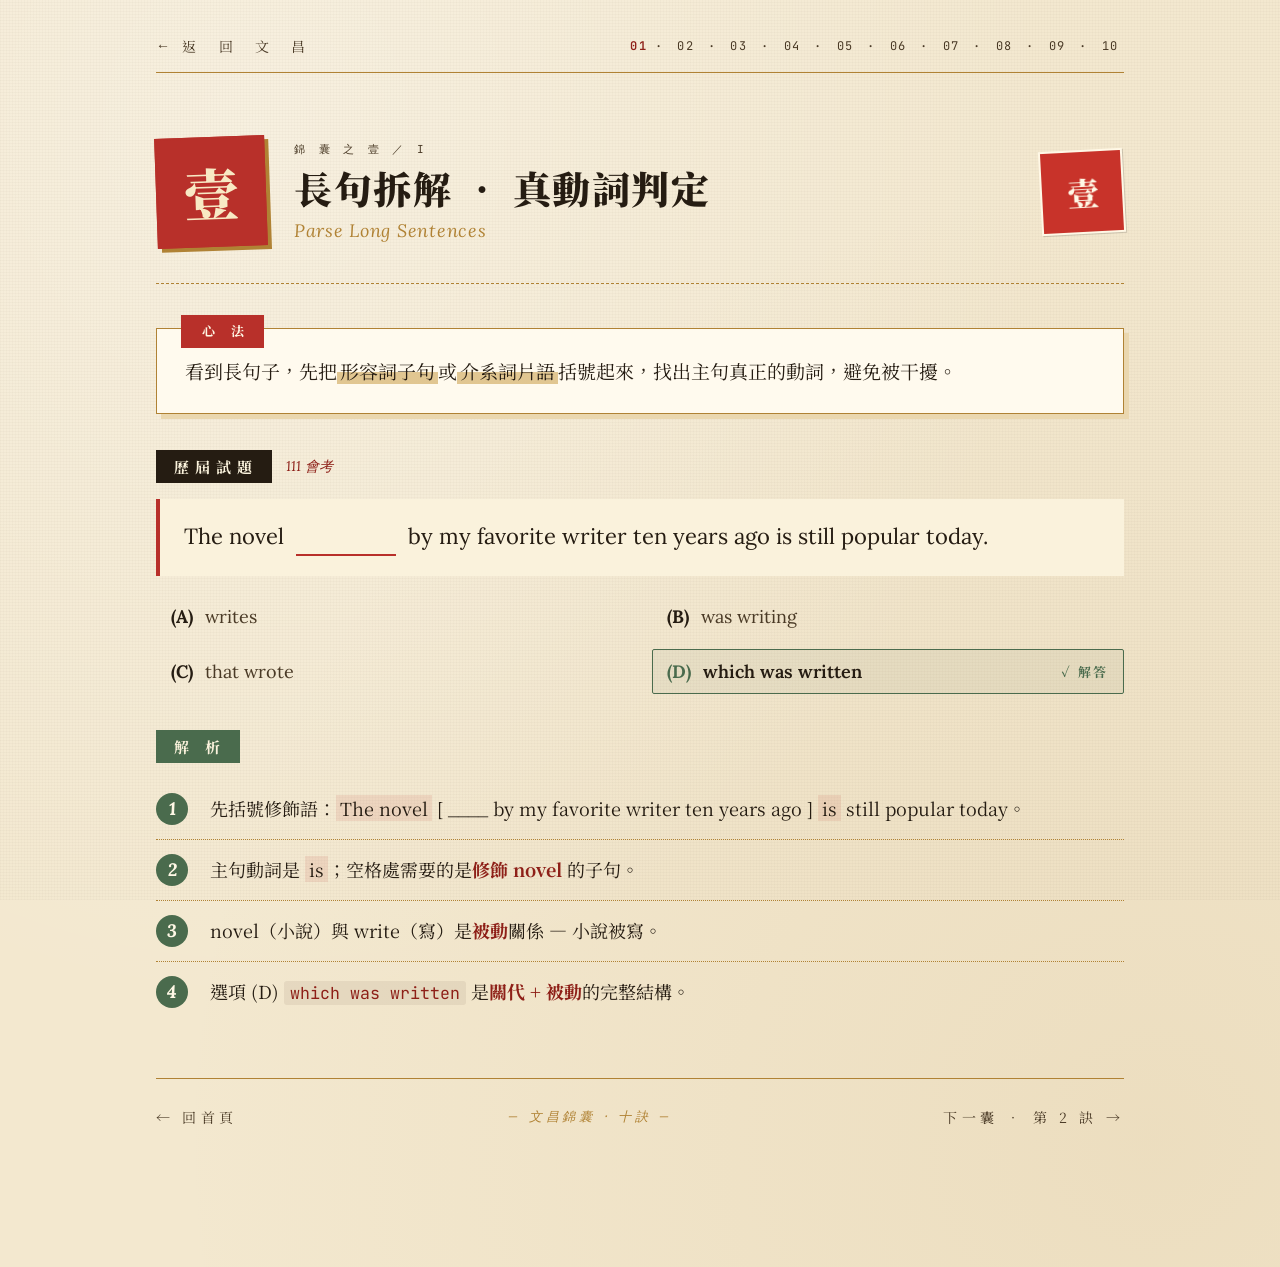
<file: tip-01.html>
<!DOCTYPE html>
<html lang="zh-Hant">
<head>
<meta charset="UTF-8">
<title>錦囊 壹 ‧ 長句拆解 ‧ 真動詞判定</title>
<meta name="viewport" content="width=device-width,initial-scale=1">
<link rel="preconnect" href="https://fonts.googleapis.com">
<link rel="preconnect" href="https://fonts.gstatic.com" crossorigin>
<link href="https://fonts.googleapis.com/css2?family=Noto+Serif+TC:wght@400;600;700;900&family=Lora:ital,wght@0,400;0,600;1,400;1,600&family=JetBrains+Mono:wght@400;600&display=swap" rel="stylesheet">
<link rel="stylesheet" href="styles.css">
<style>
  body { padding-bottom: 80px; }
  .page { max-width: 1080px; margin: 0 auto; padding: 36px 56px 60px; position: relative; z-index: 1; }

  /* 頁眉 */
  .topbar {
    display: flex; justify-content: space-between; align-items: center;
    padding-bottom: 16px;
    border-bottom: 1px solid var(--gold);
    margin-bottom: 36px;
  }
  .home-link {
    font-family: "Noto Serif TC", serif;
    font-size: 14px;
    color: var(--ink-soft);
    letter-spacing: 0.3em;
    text-decoration: none;
    display: inline-flex; align-items: center; gap: 8px;
  }
  .home-link:hover { color: var(--vermilion-deep); }
  .home-link::before { content: "←"; font-family: serif; }
  .pager {
    font-family: "JetBrains Mono", monospace;
    font-size: 12px;
    color: var(--ink-soft);
    letter-spacing: 0.1em;
  }
  .pager a { color: var(--ink-soft); margin: 0 6px; }
  .pager a:hover { color: var(--vermilion-deep); }
  .pager .cur { color: var(--vermilion-deep); font-weight: 600; }

  /* 主標 */
  .hero-tip {
    display: grid;
    grid-template-columns: 110px 1fr auto;
    gap: 28px;
    align-items: center;
    margin-bottom: 44px;
    padding: 28px 0 36px;
    border-bottom: 1px dashed var(--gold);
  }
  .big-num {
    display: grid;
    place-items: center;
    width: 110px; height: 110px;
    border: 2px solid var(--vermilion);
    background: var(--vermilion);
    color: #f8e9c4;
    font-family: "Noto Serif TC", serif;
    font-weight: 900;
    font-size: 56px;
    line-height: 1;
    box-shadow: 4px 4px 0 var(--gold);
    transform: rotate(-2deg);
  }
  .titles h1 {
    margin: 0 0 8px;
    font-family: "Noto Serif TC", serif;
    font-weight: 900;
    font-size: 38px;
    letter-spacing: 0.04em;
    line-height: 1.2;
    color: var(--ink);
  }
  .titles .en {
    font-family: "Lora", serif;
    font-style: italic;
    font-size: 18px;
    color: var(--gold);
    letter-spacing: 0.04em;
  }
  .titles .crumb {
    font-family: "JetBrains Mono", monospace;
    font-size: 11px;
    color: var(--ink-soft);
    letter-spacing: 0.3em;
    margin-bottom: 8px;
  }

  /* 區塊 */
  .block { margin-bottom: 36px; }
  .block-head {
    display: flex;
    align-items: center;
    gap: 14px;
    margin-bottom: 16px;
  }
  .block-tag {
    background: var(--ink);
    color: var(--paper-soft);
    font-family: "Noto Serif TC", serif;
    font-weight: 700;
    font-size: 15px;
    letter-spacing: 0.4em;
    padding: 6px 14px 6px 18px;
  }
  .block-tag.tag-jade { background: var(--jade); }
  .block-yr {
    font-family: "Lora", serif;
    font-style: italic;
    font-size: 14px;
    color: var(--vermilion-deep);
  }

  /* 心法 box */
  .method-box {
    background: #fffaee;
    border: 1px solid var(--gold);
    box-shadow: 5px 5px 0 var(--paper-deep);
    padding: 24px 28px;
    font-family: "Noto Serif TC", serif;
    font-size: 19px;
    line-height: 1.9;
    color: var(--ink);
    position: relative;
  }
  .method-box::before {
    content: "心 法";
    position: absolute;
    top: -14px; left: 24px;
    background: var(--vermilion);
    color: #fff8e6;
    padding: 4px 14px;
    font-weight: 700;
    font-size: 13px;
    letter-spacing: 0.5em;
    text-indent: 0.5em;
  }
  mark {
    background: linear-gradient(transparent 55%, rgba(212,176,106,0.7) 55%);
    color: var(--ink);
    padding: 0 3px;
  }
  code {
    font-family: "JetBrains Mono", monospace;
    background: rgba(74,58,38,0.08);
    color: var(--vermilion-deep);
    padding: 1px 6px;
    border-radius: 3px;
    font-size: 0.92em;
  }

  /* 表格 */
  .rule-tab {
    width: 100%;
    border-collapse: collapse;
    margin: 10px 0;
    font-size: 17px;
  }
  .rule-tab th {
    background: var(--ink);
    color: var(--paper-soft);
    padding: 8px 12px;
    text-align: left;
    font-weight: 700;
    letter-spacing: 0.2em;
  }
  .rule-tab td {
    padding: 8px 12px;
    border-bottom: 1px dotted var(--gold);
  }
  .rule-tab td:first-child {
    font-weight: 700;
    color: var(--vermilion-deep);
    width: 80px;
  }

  /* Chip */
  .chip {
    display: inline-block;
    background: var(--vermilion);
    color: #fff8e6;
    padding: 4px 12px;
    margin: 3px 4px 3px 0;
    font-size: 14px;
    letter-spacing: 0.05em;
    border-radius: 2px;
  }
  .hint {
    margin-top: 12px;
    font-size: 16px;
    color: var(--vermilion-deep);
    font-style: italic;
  }
  .big-that {
    display: inline-block;
    font-family: "Lora", serif;
    font-style: italic;
    font-size: 30px;
    color: var(--vermilion);
    font-weight: 700;
    vertical-align: middle;
    margin: 0 6px;
  }

  /* 試題 */
  .quiz {
    background: var(--paper-soft);
    border-left: 4px solid var(--vermilion);
    padding: 20px 24px;
    font-family: "Lora", "Noto Serif TC", serif;
    font-size: 22px;
    line-height: 1.6;
    color: var(--ink);
    margin: 0 0 18px;
  }
  .blank {
    display: inline-block;
    border-bottom: 2px solid var(--vermilion);
    min-width: 100px;
    text-align: center;
    margin: 0 6px;
    color: var(--vermilion);
  }
  .options {
    list-style: none;
    margin: 0; padding: 0;
    display: grid;
    grid-template-columns: 1fr 1fr;
    gap: 10px 24px;
  }
  .opt {
    font-family: "Lora", "Noto Serif TC", serif;
    font-size: 18px;
    color: var(--ink-soft);
    padding: 10px 14px;
    border: 1px solid transparent;
    border-radius: 2px;
    display: flex;
    align-items: center;
    gap: 12px;
  }
  .opt-k {
    font-weight: 700;
    color: var(--ink);
    font-family: "Lora", serif;
  }
  .opt.correct {
    border: 1px solid var(--jade);
    background: rgba(74,107,77,0.06);
    color: var(--ink);
    font-weight: 600;
  }
  .opt.correct .opt-k { color: var(--jade); }
  .opt-mark {
    margin-left: auto;
    font-family: "Noto Serif TC", serif;
    font-size: 13px;
    color: var(--jade);
    letter-spacing: 0.2em;
    font-weight: 700;
  }

  /* 解析 */
  .steps {
    list-style: none;
    margin: 0; padding: 0;
    counter-reset: step;
  }
  .steps li {
    display: grid;
    grid-template-columns: 36px 1fr;
    gap: 18px;
    padding: 14px 0;
    border-bottom: 1px dotted var(--gold);
    font-size: 18px;
    line-height: 1.7;
  }
  .steps li:last-child { border-bottom: 0; }
  .step-n {
    display: grid; place-items: center;
    width: 32px; height: 32px;
    background: var(--jade);
    color: #fff8e6;
    font-family: "Lora", serif;
    font-style: italic;
    font-weight: 700;
    border-radius: 50%;
  }
  .step-t em { font-style: normal; background: rgba(184,48,42,0.10); padding: 0 4px; }
  .step-t strong { color: var(--vermilion-deep); }

  /* 字義變身專用 */
  .word-grid {
    display: grid;
    grid-template-columns: repeat(2, 1fr);
    gap: 18px;
  }
  .wordcard {
    background: #fffaee;
    border: 1px solid var(--gold);
    box-shadow: 4px 4px 0 var(--paper-deep);
    padding: 18px 20px;
  }
  .wordcard-top {
    display: flex;
    justify-content: space-between;
    align-items: baseline;
    margin-bottom: 12px;
    padding-bottom: 10px;
    border-bottom: 1px dotted var(--gold);
  }
  .word {
    font-family: "Lora", serif;
    font-style: italic;
    font-weight: 700;
    font-size: 32px;
    color: var(--vermilion);
  }
  .word-yr {
    font-family: "JetBrains Mono", monospace;
    font-size: 11px;
    color: var(--ink-soft);
    letter-spacing: 0.15em;
  }
  .word-row {
    display: grid;
    grid-template-columns: 70px 1fr;
    gap: 12px;
    font-size: 15px;
    padding: 4px 0;
  }
  .word-row .lbl {
    font-family: "Noto Serif TC", serif;
    font-weight: 700;
    color: var(--ink-soft);
    letter-spacing: 0.2em;
  }
  .word-row.twist .lbl { color: var(--vermilion-deep); }
  .word-row.twist .val { color: var(--ink); font-weight: 600; }
  .word-ex {
    margin: 10px 0 0;
    padding: 10px 12px;
    background: var(--paper);
    font-family: "Lora", serif;
    font-style: italic;
    font-size: 14px;
    color: var(--ink);
    line-height: 1.5;
    border-left: 3px solid var(--gold);
  }
  .word-ex strong { color: var(--vermilion); font-style: normal; }

  /* 頁腳 */
  .nav-bottom {
    display: flex;
    justify-content: space-between;
    align-items: center;
    margin-top: 56px;
    padding-top: 28px;
    border-top: 1px solid var(--gold);
  }
  .nav-bottom a {
    font-family: "Noto Serif TC", serif;
    font-size: 14px;
    color: var(--ink-soft);
    letter-spacing: 0.3em;
    text-decoration: none;
    transition: color .2s;
  }
  .nav-bottom a:hover { color: var(--vermilion-deep); }
  .nav-bottom .home {
    font-family: "Lora", serif;
    font-style: italic;
    font-size: 13px;
    color: var(--gold);
  }
</style>
</head>
<body>

<div class="page" data-screen-label="01 長句拆解 ‧ 真動詞判定">

  <div class="topbar">
    <a class="home-link" href="index.html">返　回　文　昌</a>
    <div class="pager">
      <span class="cur">01</span> · <a href="tip-02.html">02</a> · <a href="tip-03.html">03</a> · <a href="tip-04.html">04</a> · <a href="tip-05.html">05</a> · <a href="tip-06.html">06</a> · <a href="tip-07.html">07</a> · <a href="tip-08.html">08</a> · <a href="tip-09.html">09</a> · <a href="tip-10.html">10</a>
    </div>
  </div>

  <div class="hero-tip">
    <div class="big-num">壹</div>
    <div class="titles">
      <div class="crumb">錦  囊  之  壹  ／  I</div>
      <h1>長句拆解 ‧ 真動詞判定</h1>
      <div class="en">Parse Long Sentences</div>
    </div>
    <div class="seal seal-lg">壹</div>
  </div>

  <section class="block">
    <div class="method-box">看到長句子，先把<mark>形容詞子句</mark>或<mark>介系詞片語</mark>括號起來，找出主句真正的動詞，避免被干擾。</div>
  </section>

  
    <section class="block quiz-block">
      <div class="block-head">
        <span class="block-tag">歷屆試題</span>
        <span class="block-yr">111 會考</span>
      </div>
      <p class="quiz">
        The novel <span class="blank">&nbsp;</span> by my favorite writer ten years ago is still popular today.
      </p>
      <ul class="options">
    <li class="opt ">
      <span class="opt-k">(A)</span>
      <span class="opt-t">writes</span>
      
    </li>
    <li class="opt ">
      <span class="opt-k">(B)</span>
      <span class="opt-t">was writing</span>
      
    </li>
    <li class="opt ">
      <span class="opt-k">(C)</span>
      <span class="opt-t">that wrote</span>
      
    </li>
    <li class="opt correct">
      <span class="opt-k">(D)</span>
      <span class="opt-t">which was written</span>
      <span class="opt-mark">✓ 解答</span>
    </li></ul>
    </section>
  
    <section class="block">
      <div class="block-head">
        <span class="block-tag tag-jade">解 析</span>
      </div>
      <ol class="steps"><li><span class="step-n">1</span><span class="step-t">先括號修飾語：<em>The novel</em> [ ____ by my favorite writer ten years ago ] <em>is</em> still popular today。</span></li><li><span class="step-n">2</span><span class="step-t">主句動詞是 <em>is</em>；空格處需要的是<strong>修飾 novel</strong> 的子句。</span></li><li><span class="step-n">3</span><span class="step-t">novel（小說）與 write（寫）是<strong>被動</strong>關係 — 小說被寫。</span></li><li><span class="step-n">4</span><span class="step-t">選項 (D) <code>which was written</code> 是<strong>關代 + 被動</strong>的完整結構。</span></li></ol>
    </section>
  

  <nav class="nav-bottom">
    <a href="index.html">← 回首頁</a>
    <a class="home" href="index.html">— 文昌錦囊 ‧ 十訣 —</a>
    <a href="tip-02.html">下一囊 ‧ 第 2 訣 →</a>
  </nav>

</div>
</body>
</html>
</file>
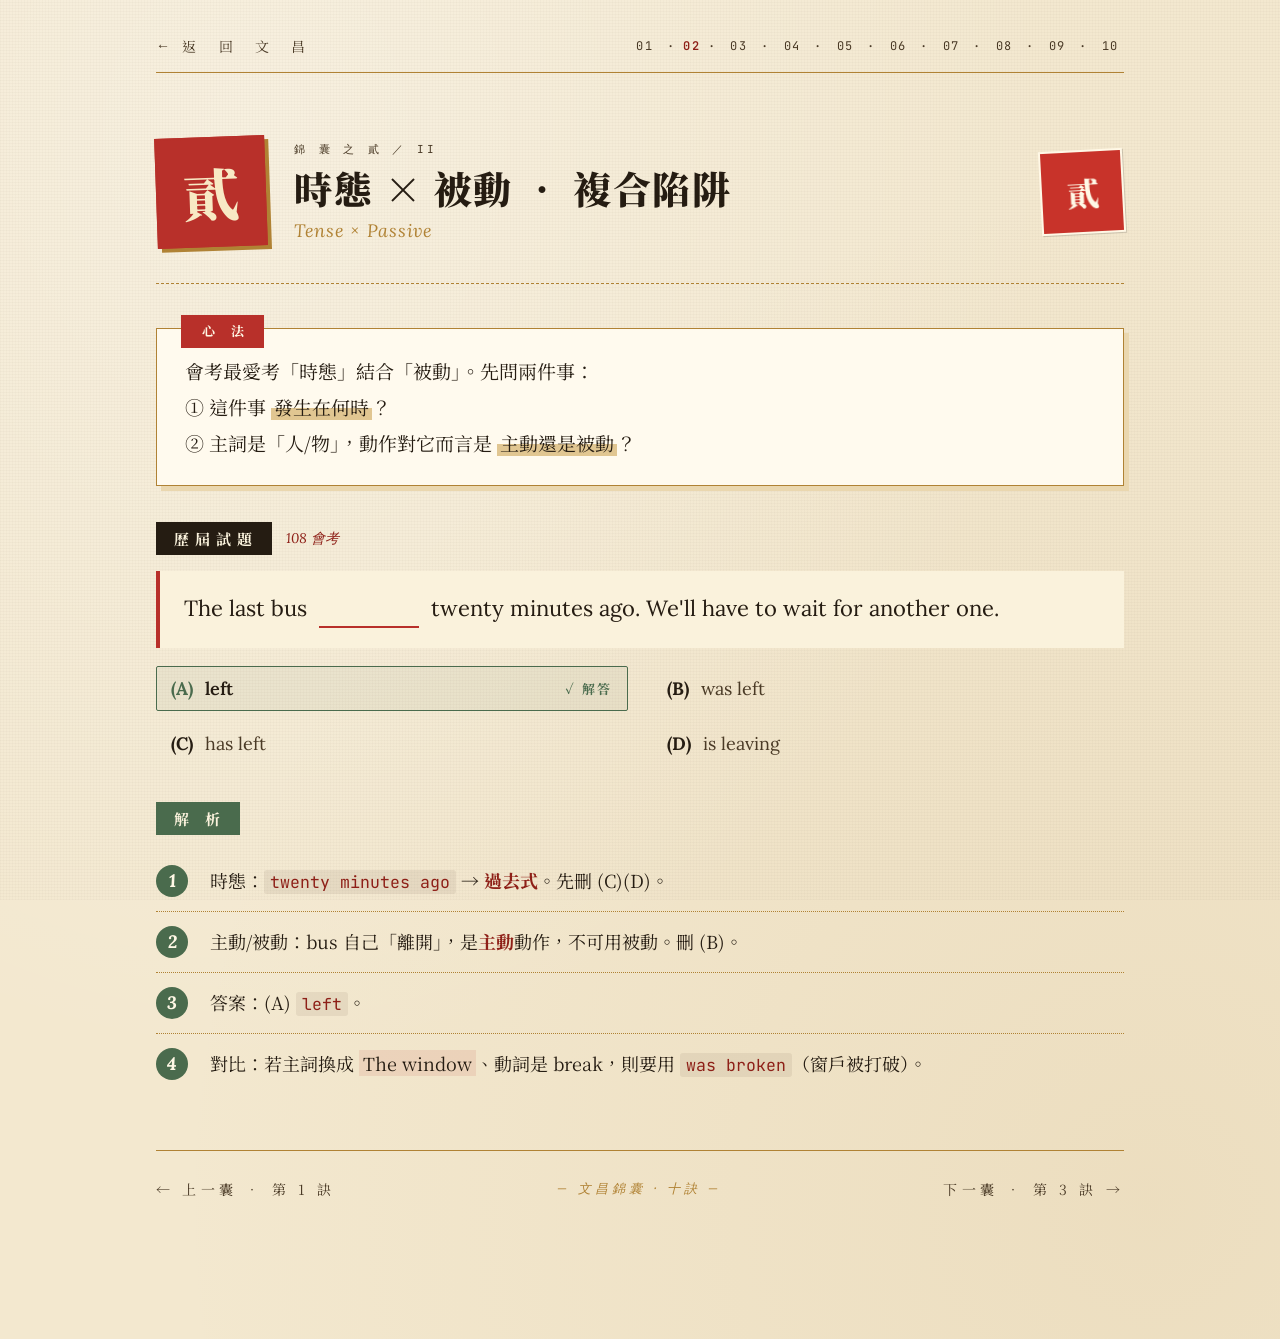
<file: tip-02.html>
<!DOCTYPE html>
<html lang="zh-Hant">
<head>
<meta charset="UTF-8">
<title>錦囊 貳 ‧ 時態 × 被動 ‧ 複合陷阱</title>
<meta name="viewport" content="width=device-width,initial-scale=1">
<link rel="preconnect" href="https://fonts.googleapis.com">
<link rel="preconnect" href="https://fonts.gstatic.com" crossorigin>
<link href="https://fonts.googleapis.com/css2?family=Noto+Serif+TC:wght@400;600;700;900&family=Lora:ital,wght@0,400;0,600;1,400;1,600&family=JetBrains+Mono:wght@400;600&display=swap" rel="stylesheet">
<link rel="stylesheet" href="styles.css">
<style>
  body { padding-bottom: 80px; }
  .page { max-width: 1080px; margin: 0 auto; padding: 36px 56px 60px; position: relative; z-index: 1; }

  /* 頁眉 */
  .topbar {
    display: flex; justify-content: space-between; align-items: center;
    padding-bottom: 16px;
    border-bottom: 1px solid var(--gold);
    margin-bottom: 36px;
  }
  .home-link {
    font-family: "Noto Serif TC", serif;
    font-size: 14px;
    color: var(--ink-soft);
    letter-spacing: 0.3em;
    text-decoration: none;
    display: inline-flex; align-items: center; gap: 8px;
  }
  .home-link:hover { color: var(--vermilion-deep); }
  .home-link::before { content: "←"; font-family: serif; }
  .pager {
    font-family: "JetBrains Mono", monospace;
    font-size: 12px;
    color: var(--ink-soft);
    letter-spacing: 0.1em;
  }
  .pager a { color: var(--ink-soft); margin: 0 6px; }
  .pager a:hover { color: var(--vermilion-deep); }
  .pager .cur { color: var(--vermilion-deep); font-weight: 600; }

  /* 主標 */
  .hero-tip {
    display: grid;
    grid-template-columns: 110px 1fr auto;
    gap: 28px;
    align-items: center;
    margin-bottom: 44px;
    padding: 28px 0 36px;
    border-bottom: 1px dashed var(--gold);
  }
  .big-num {
    display: grid;
    place-items: center;
    width: 110px; height: 110px;
    border: 2px solid var(--vermilion);
    background: var(--vermilion);
    color: #f8e9c4;
    font-family: "Noto Serif TC", serif;
    font-weight: 900;
    font-size: 56px;
    line-height: 1;
    box-shadow: 4px 4px 0 var(--gold);
    transform: rotate(-2deg);
  }
  .titles h1 {
    margin: 0 0 8px;
    font-family: "Noto Serif TC", serif;
    font-weight: 900;
    font-size: 38px;
    letter-spacing: 0.04em;
    line-height: 1.2;
    color: var(--ink);
  }
  .titles .en {
    font-family: "Lora", serif;
    font-style: italic;
    font-size: 18px;
    color: var(--gold);
    letter-spacing: 0.04em;
  }
  .titles .crumb {
    font-family: "JetBrains Mono", monospace;
    font-size: 11px;
    color: var(--ink-soft);
    letter-spacing: 0.3em;
    margin-bottom: 8px;
  }

  /* 區塊 */
  .block { margin-bottom: 36px; }
  .block-head {
    display: flex;
    align-items: center;
    gap: 14px;
    margin-bottom: 16px;
  }
  .block-tag {
    background: var(--ink);
    color: var(--paper-soft);
    font-family: "Noto Serif TC", serif;
    font-weight: 700;
    font-size: 15px;
    letter-spacing: 0.4em;
    padding: 6px 14px 6px 18px;
  }
  .block-tag.tag-jade { background: var(--jade); }
  .block-yr {
    font-family: "Lora", serif;
    font-style: italic;
    font-size: 14px;
    color: var(--vermilion-deep);
  }

  /* 心法 box */
  .method-box {
    background: #fffaee;
    border: 1px solid var(--gold);
    box-shadow: 5px 5px 0 var(--paper-deep);
    padding: 24px 28px;
    font-family: "Noto Serif TC", serif;
    font-size: 19px;
    line-height: 1.9;
    color: var(--ink);
    position: relative;
  }
  .method-box::before {
    content: "心 法";
    position: absolute;
    top: -14px; left: 24px;
    background: var(--vermilion);
    color: #fff8e6;
    padding: 4px 14px;
    font-weight: 700;
    font-size: 13px;
    letter-spacing: 0.5em;
    text-indent: 0.5em;
  }
  mark {
    background: linear-gradient(transparent 55%, rgba(212,176,106,0.7) 55%);
    color: var(--ink);
    padding: 0 3px;
  }
  code {
    font-family: "JetBrains Mono", monospace;
    background: rgba(74,58,38,0.08);
    color: var(--vermilion-deep);
    padding: 1px 6px;
    border-radius: 3px;
    font-size: 0.92em;
  }

  /* 表格 */
  .rule-tab {
    width: 100%;
    border-collapse: collapse;
    margin: 10px 0;
    font-size: 17px;
  }
  .rule-tab th {
    background: var(--ink);
    color: var(--paper-soft);
    padding: 8px 12px;
    text-align: left;
    font-weight: 700;
    letter-spacing: 0.2em;
  }
  .rule-tab td {
    padding: 8px 12px;
    border-bottom: 1px dotted var(--gold);
  }
  .rule-tab td:first-child {
    font-weight: 700;
    color: var(--vermilion-deep);
    width: 80px;
  }

  /* Chip */
  .chip {
    display: inline-block;
    background: var(--vermilion);
    color: #fff8e6;
    padding: 4px 12px;
    margin: 3px 4px 3px 0;
    font-size: 14px;
    letter-spacing: 0.05em;
    border-radius: 2px;
  }
  .hint {
    margin-top: 12px;
    font-size: 16px;
    color: var(--vermilion-deep);
    font-style: italic;
  }
  .big-that {
    display: inline-block;
    font-family: "Lora", serif;
    font-style: italic;
    font-size: 30px;
    color: var(--vermilion);
    font-weight: 700;
    vertical-align: middle;
    margin: 0 6px;
  }

  /* 試題 */
  .quiz {
    background: var(--paper-soft);
    border-left: 4px solid var(--vermilion);
    padding: 20px 24px;
    font-family: "Lora", "Noto Serif TC", serif;
    font-size: 22px;
    line-height: 1.6;
    color: var(--ink);
    margin: 0 0 18px;
  }
  .blank {
    display: inline-block;
    border-bottom: 2px solid var(--vermilion);
    min-width: 100px;
    text-align: center;
    margin: 0 6px;
    color: var(--vermilion);
  }
  .options {
    list-style: none;
    margin: 0; padding: 0;
    display: grid;
    grid-template-columns: 1fr 1fr;
    gap: 10px 24px;
  }
  .opt {
    font-family: "Lora", "Noto Serif TC", serif;
    font-size: 18px;
    color: var(--ink-soft);
    padding: 10px 14px;
    border: 1px solid transparent;
    border-radius: 2px;
    display: flex;
    align-items: center;
    gap: 12px;
  }
  .opt-k {
    font-weight: 700;
    color: var(--ink);
    font-family: "Lora", serif;
  }
  .opt.correct {
    border: 1px solid var(--jade);
    background: rgba(74,107,77,0.06);
    color: var(--ink);
    font-weight: 600;
  }
  .opt.correct .opt-k { color: var(--jade); }
  .opt-mark {
    margin-left: auto;
    font-family: "Noto Serif TC", serif;
    font-size: 13px;
    color: var(--jade);
    letter-spacing: 0.2em;
    font-weight: 700;
  }

  /* 解析 */
  .steps {
    list-style: none;
    margin: 0; padding: 0;
    counter-reset: step;
  }
  .steps li {
    display: grid;
    grid-template-columns: 36px 1fr;
    gap: 18px;
    padding: 14px 0;
    border-bottom: 1px dotted var(--gold);
    font-size: 18px;
    line-height: 1.7;
  }
  .steps li:last-child { border-bottom: 0; }
  .step-n {
    display: grid; place-items: center;
    width: 32px; height: 32px;
    background: var(--jade);
    color: #fff8e6;
    font-family: "Lora", serif;
    font-style: italic;
    font-weight: 700;
    border-radius: 50%;
  }
  .step-t em { font-style: normal; background: rgba(184,48,42,0.10); padding: 0 4px; }
  .step-t strong { color: var(--vermilion-deep); }

  /* 字義變身專用 */
  .word-grid {
    display: grid;
    grid-template-columns: repeat(2, 1fr);
    gap: 18px;
  }
  .wordcard {
    background: #fffaee;
    border: 1px solid var(--gold);
    box-shadow: 4px 4px 0 var(--paper-deep);
    padding: 18px 20px;
  }
  .wordcard-top {
    display: flex;
    justify-content: space-between;
    align-items: baseline;
    margin-bottom: 12px;
    padding-bottom: 10px;
    border-bottom: 1px dotted var(--gold);
  }
  .word {
    font-family: "Lora", serif;
    font-style: italic;
    font-weight: 700;
    font-size: 32px;
    color: var(--vermilion);
  }
  .word-yr {
    font-family: "JetBrains Mono", monospace;
    font-size: 11px;
    color: var(--ink-soft);
    letter-spacing: 0.15em;
  }
  .word-row {
    display: grid;
    grid-template-columns: 70px 1fr;
    gap: 12px;
    font-size: 15px;
    padding: 4px 0;
  }
  .word-row .lbl {
    font-family: "Noto Serif TC", serif;
    font-weight: 700;
    color: var(--ink-soft);
    letter-spacing: 0.2em;
  }
  .word-row.twist .lbl { color: var(--vermilion-deep); }
  .word-row.twist .val { color: var(--ink); font-weight: 600; }
  .word-ex {
    margin: 10px 0 0;
    padding: 10px 12px;
    background: var(--paper);
    font-family: "Lora", serif;
    font-style: italic;
    font-size: 14px;
    color: var(--ink);
    line-height: 1.5;
    border-left: 3px solid var(--gold);
  }
  .word-ex strong { color: var(--vermilion); font-style: normal; }

  /* 頁腳 */
  .nav-bottom {
    display: flex;
    justify-content: space-between;
    align-items: center;
    margin-top: 56px;
    padding-top: 28px;
    border-top: 1px solid var(--gold);
  }
  .nav-bottom a {
    font-family: "Noto Serif TC", serif;
    font-size: 14px;
    color: var(--ink-soft);
    letter-spacing: 0.3em;
    text-decoration: none;
    transition: color .2s;
  }
  .nav-bottom a:hover { color: var(--vermilion-deep); }
  .nav-bottom .home {
    font-family: "Lora", serif;
    font-style: italic;
    font-size: 13px;
    color: var(--gold);
  }
</style>
</head>
<body>

<div class="page" data-screen-label="02 時態 × 被動 ‧ 複合陷阱">

  <div class="topbar">
    <a class="home-link" href="index.html">返　回　文　昌</a>
    <div class="pager">
      <a href="tip-01.html">01</a> · <span class="cur">02</span> · <a href="tip-03.html">03</a> · <a href="tip-04.html">04</a> · <a href="tip-05.html">05</a> · <a href="tip-06.html">06</a> · <a href="tip-07.html">07</a> · <a href="tip-08.html">08</a> · <a href="tip-09.html">09</a> · <a href="tip-10.html">10</a>
    </div>
  </div>

  <div class="hero-tip">
    <div class="big-num">貳</div>
    <div class="titles">
      <div class="crumb">錦  囊  之  貳  ／  II</div>
      <h1>時態 × 被動 ‧ 複合陷阱</h1>
      <div class="en">Tense × Passive</div>
    </div>
    <div class="seal seal-lg">貳</div>
  </div>

  <section class="block">
    <div class="method-box">會考最愛考「時態」結合「被動」。先問兩件事：<br/>① 這件事 <mark>發生在何時</mark>？<br/>② 主詞是「人/物」，動作對它而言是 <mark>主動還是被動</mark>？</div>
  </section>

  
    <section class="block quiz-block">
      <div class="block-head">
        <span class="block-tag">歷屆試題</span>
        <span class="block-yr">108 會考</span>
      </div>
      <p class="quiz">
        The last bus <span class="blank">&nbsp;</span> twenty minutes ago. We'll have to wait for another one.
      </p>
      <ul class="options">
    <li class="opt correct">
      <span class="opt-k">(A)</span>
      <span class="opt-t">left</span>
      <span class="opt-mark">✓ 解答</span>
    </li>
    <li class="opt ">
      <span class="opt-k">(B)</span>
      <span class="opt-t">was left</span>
      
    </li>
    <li class="opt ">
      <span class="opt-k">(C)</span>
      <span class="opt-t">has left</span>
      
    </li>
    <li class="opt ">
      <span class="opt-k">(D)</span>
      <span class="opt-t">is leaving</span>
      
    </li></ul>
    </section>
  
    <section class="block">
      <div class="block-head">
        <span class="block-tag tag-jade">解 析</span>
      </div>
      <ol class="steps"><li><span class="step-n">1</span><span class="step-t">時態：<code>twenty minutes ago</code> → <strong>過去式</strong>。先刪 (C)(D)。</span></li><li><span class="step-n">2</span><span class="step-t">主動/被動：bus 自己「離開」，是<strong>主動</strong>動作，不可用被動。刪 (B)。</span></li><li><span class="step-n">3</span><span class="step-t">答案：(A) <code>left</code>。</span></li><li><span class="step-n">4</span><span class="step-t">對比：若主詞換成 <em>The window</em>、動詞是 break，則要用 <code>was broken</code>（窗戶被打破）。</span></li></ol>
    </section>
  

  <nav class="nav-bottom">
    <a href="tip-01.html">← 上一囊 ‧ 第 1 訣</a>
    <a class="home" href="index.html">— 文昌錦囊 ‧ 十訣 —</a>
    <a href="tip-03.html">下一囊 ‧ 第 3 訣 →</a>
  </nav>

</div>
</body>
</html>
</file>
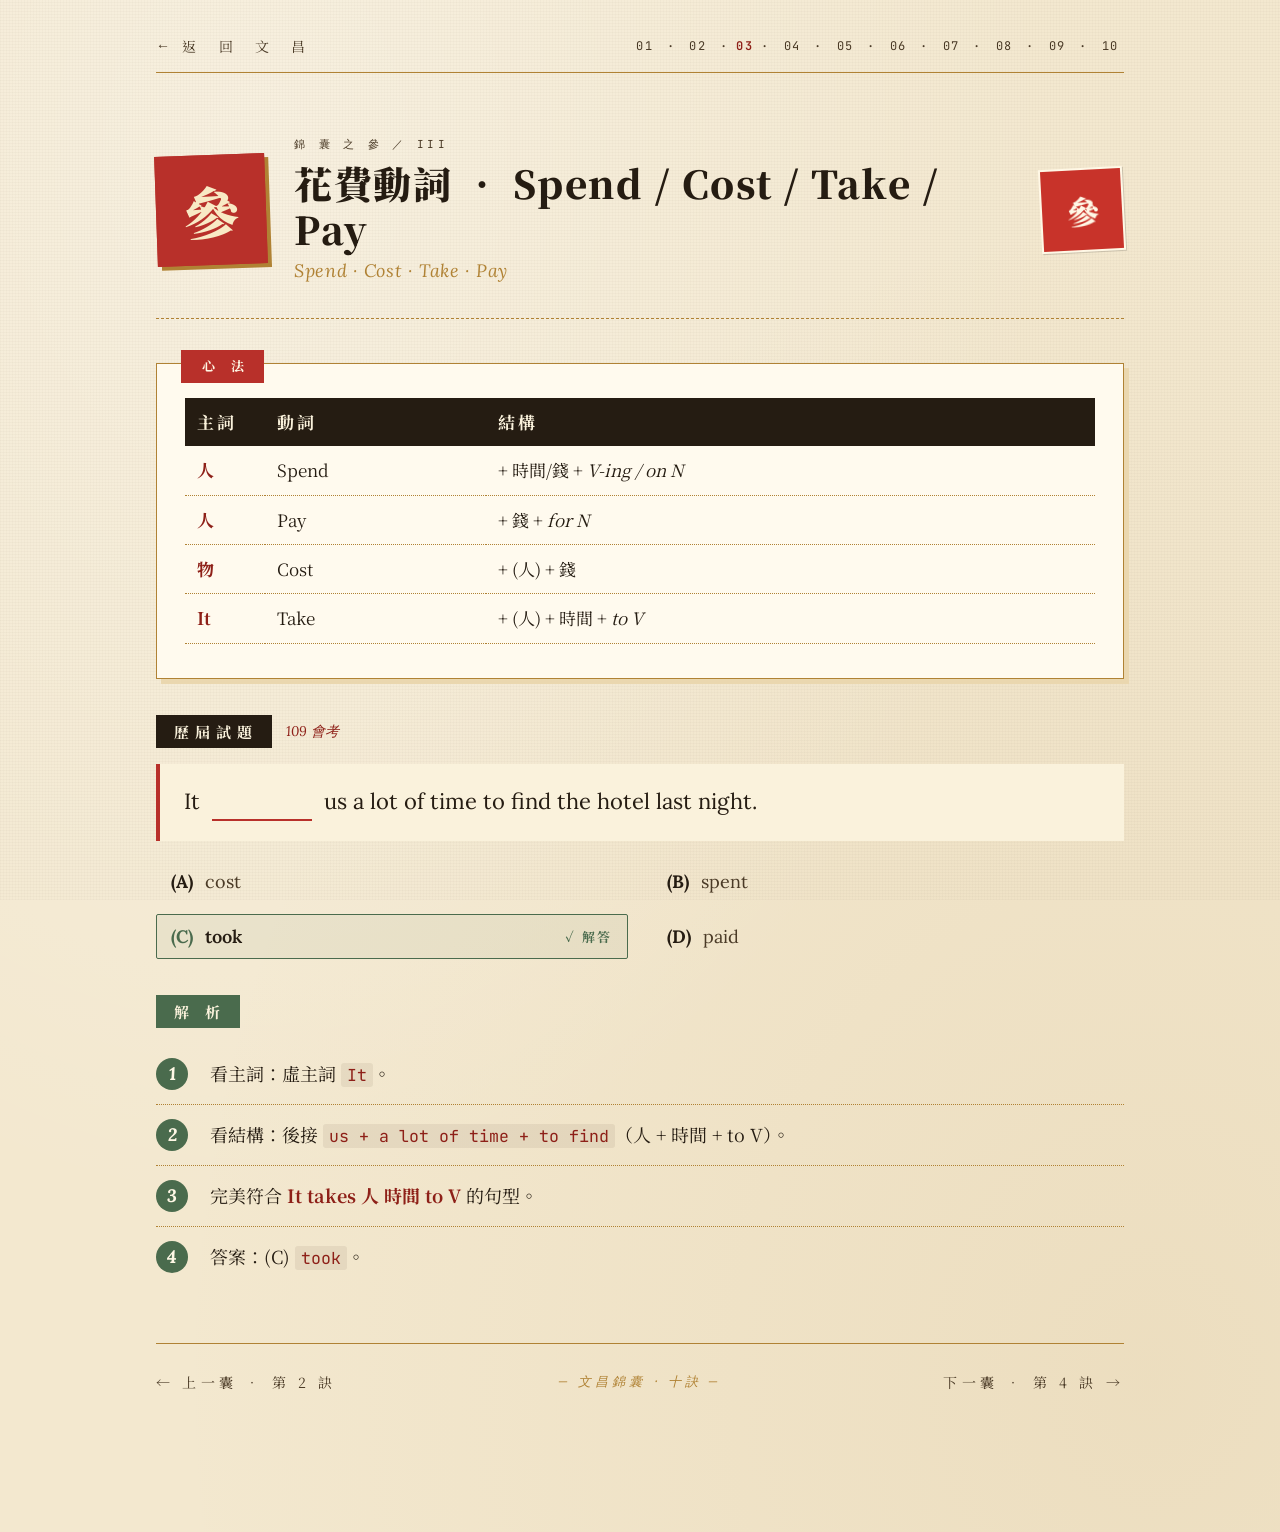
<file: tip-03.html>
<!DOCTYPE html>
<html lang="zh-Hant">
<head>
<meta charset="UTF-8">
<title>錦囊 參 ‧ 花費動詞 ‧ Spend / Cost / Take / Pay</title>
<meta name="viewport" content="width=device-width,initial-scale=1">
<link rel="preconnect" href="https://fonts.googleapis.com">
<link rel="preconnect" href="https://fonts.gstatic.com" crossorigin>
<link href="https://fonts.googleapis.com/css2?family=Noto+Serif+TC:wght@400;600;700;900&family=Lora:ital,wght@0,400;0,600;1,400;1,600&family=JetBrains+Mono:wght@400;600&display=swap" rel="stylesheet">
<link rel="stylesheet" href="styles.css">
<style>
  body { padding-bottom: 80px; }
  .page { max-width: 1080px; margin: 0 auto; padding: 36px 56px 60px; position: relative; z-index: 1; }

  /* 頁眉 */
  .topbar {
    display: flex; justify-content: space-between; align-items: center;
    padding-bottom: 16px;
    border-bottom: 1px solid var(--gold);
    margin-bottom: 36px;
  }
  .home-link {
    font-family: "Noto Serif TC", serif;
    font-size: 14px;
    color: var(--ink-soft);
    letter-spacing: 0.3em;
    text-decoration: none;
    display: inline-flex; align-items: center; gap: 8px;
  }
  .home-link:hover { color: var(--vermilion-deep); }
  .home-link::before { content: "←"; font-family: serif; }
  .pager {
    font-family: "JetBrains Mono", monospace;
    font-size: 12px;
    color: var(--ink-soft);
    letter-spacing: 0.1em;
  }
  .pager a { color: var(--ink-soft); margin: 0 6px; }
  .pager a:hover { color: var(--vermilion-deep); }
  .pager .cur { color: var(--vermilion-deep); font-weight: 600; }

  /* 主標 */
  .hero-tip {
    display: grid;
    grid-template-columns: 110px 1fr auto;
    gap: 28px;
    align-items: center;
    margin-bottom: 44px;
    padding: 28px 0 36px;
    border-bottom: 1px dashed var(--gold);
  }
  .big-num {
    display: grid;
    place-items: center;
    width: 110px; height: 110px;
    border: 2px solid var(--vermilion);
    background: var(--vermilion);
    color: #f8e9c4;
    font-family: "Noto Serif TC", serif;
    font-weight: 900;
    font-size: 56px;
    line-height: 1;
    box-shadow: 4px 4px 0 var(--gold);
    transform: rotate(-2deg);
  }
  .titles h1 {
    margin: 0 0 8px;
    font-family: "Noto Serif TC", serif;
    font-weight: 900;
    font-size: 38px;
    letter-spacing: 0.04em;
    line-height: 1.2;
    color: var(--ink);
  }
  .titles .en {
    font-family: "Lora", serif;
    font-style: italic;
    font-size: 18px;
    color: var(--gold);
    letter-spacing: 0.04em;
  }
  .titles .crumb {
    font-family: "JetBrains Mono", monospace;
    font-size: 11px;
    color: var(--ink-soft);
    letter-spacing: 0.3em;
    margin-bottom: 8px;
  }

  /* 區塊 */
  .block { margin-bottom: 36px; }
  .block-head {
    display: flex;
    align-items: center;
    gap: 14px;
    margin-bottom: 16px;
  }
  .block-tag {
    background: var(--ink);
    color: var(--paper-soft);
    font-family: "Noto Serif TC", serif;
    font-weight: 700;
    font-size: 15px;
    letter-spacing: 0.4em;
    padding: 6px 14px 6px 18px;
  }
  .block-tag.tag-jade { background: var(--jade); }
  .block-yr {
    font-family: "Lora", serif;
    font-style: italic;
    font-size: 14px;
    color: var(--vermilion-deep);
  }

  /* 心法 box */
  .method-box {
    background: #fffaee;
    border: 1px solid var(--gold);
    box-shadow: 5px 5px 0 var(--paper-deep);
    padding: 24px 28px;
    font-family: "Noto Serif TC", serif;
    font-size: 19px;
    line-height: 1.9;
    color: var(--ink);
    position: relative;
  }
  .method-box::before {
    content: "心 法";
    position: absolute;
    top: -14px; left: 24px;
    background: var(--vermilion);
    color: #fff8e6;
    padding: 4px 14px;
    font-weight: 700;
    font-size: 13px;
    letter-spacing: 0.5em;
    text-indent: 0.5em;
  }
  mark {
    background: linear-gradient(transparent 55%, rgba(212,176,106,0.7) 55%);
    color: var(--ink);
    padding: 0 3px;
  }
  code {
    font-family: "JetBrains Mono", monospace;
    background: rgba(74,58,38,0.08);
    color: var(--vermilion-deep);
    padding: 1px 6px;
    border-radius: 3px;
    font-size: 0.92em;
  }

  /* 表格 */
  .rule-tab {
    width: 100%;
    border-collapse: collapse;
    margin: 10px 0;
    font-size: 17px;
  }
  .rule-tab th {
    background: var(--ink);
    color: var(--paper-soft);
    padding: 8px 12px;
    text-align: left;
    font-weight: 700;
    letter-spacing: 0.2em;
  }
  .rule-tab td {
    padding: 8px 12px;
    border-bottom: 1px dotted var(--gold);
  }
  .rule-tab td:first-child {
    font-weight: 700;
    color: var(--vermilion-deep);
    width: 80px;
  }

  /* Chip */
  .chip {
    display: inline-block;
    background: var(--vermilion);
    color: #fff8e6;
    padding: 4px 12px;
    margin: 3px 4px 3px 0;
    font-size: 14px;
    letter-spacing: 0.05em;
    border-radius: 2px;
  }
  .hint {
    margin-top: 12px;
    font-size: 16px;
    color: var(--vermilion-deep);
    font-style: italic;
  }
  .big-that {
    display: inline-block;
    font-family: "Lora", serif;
    font-style: italic;
    font-size: 30px;
    color: var(--vermilion);
    font-weight: 700;
    vertical-align: middle;
    margin: 0 6px;
  }

  /* 試題 */
  .quiz {
    background: var(--paper-soft);
    border-left: 4px solid var(--vermilion);
    padding: 20px 24px;
    font-family: "Lora", "Noto Serif TC", serif;
    font-size: 22px;
    line-height: 1.6;
    color: var(--ink);
    margin: 0 0 18px;
  }
  .blank {
    display: inline-block;
    border-bottom: 2px solid var(--vermilion);
    min-width: 100px;
    text-align: center;
    margin: 0 6px;
    color: var(--vermilion);
  }
  .options {
    list-style: none;
    margin: 0; padding: 0;
    display: grid;
    grid-template-columns: 1fr 1fr;
    gap: 10px 24px;
  }
  .opt {
    font-family: "Lora", "Noto Serif TC", serif;
    font-size: 18px;
    color: var(--ink-soft);
    padding: 10px 14px;
    border: 1px solid transparent;
    border-radius: 2px;
    display: flex;
    align-items: center;
    gap: 12px;
  }
  .opt-k {
    font-weight: 700;
    color: var(--ink);
    font-family: "Lora", serif;
  }
  .opt.correct {
    border: 1px solid var(--jade);
    background: rgba(74,107,77,0.06);
    color: var(--ink);
    font-weight: 600;
  }
  .opt.correct .opt-k { color: var(--jade); }
  .opt-mark {
    margin-left: auto;
    font-family: "Noto Serif TC", serif;
    font-size: 13px;
    color: var(--jade);
    letter-spacing: 0.2em;
    font-weight: 700;
  }

  /* 解析 */
  .steps {
    list-style: none;
    margin: 0; padding: 0;
    counter-reset: step;
  }
  .steps li {
    display: grid;
    grid-template-columns: 36px 1fr;
    gap: 18px;
    padding: 14px 0;
    border-bottom: 1px dotted var(--gold);
    font-size: 18px;
    line-height: 1.7;
  }
  .steps li:last-child { border-bottom: 0; }
  .step-n {
    display: grid; place-items: center;
    width: 32px; height: 32px;
    background: var(--jade);
    color: #fff8e6;
    font-family: "Lora", serif;
    font-style: italic;
    font-weight: 700;
    border-radius: 50%;
  }
  .step-t em { font-style: normal; background: rgba(184,48,42,0.10); padding: 0 4px; }
  .step-t strong { color: var(--vermilion-deep); }

  /* 字義變身專用 */
  .word-grid {
    display: grid;
    grid-template-columns: repeat(2, 1fr);
    gap: 18px;
  }
  .wordcard {
    background: #fffaee;
    border: 1px solid var(--gold);
    box-shadow: 4px 4px 0 var(--paper-deep);
    padding: 18px 20px;
  }
  .wordcard-top {
    display: flex;
    justify-content: space-between;
    align-items: baseline;
    margin-bottom: 12px;
    padding-bottom: 10px;
    border-bottom: 1px dotted var(--gold);
  }
  .word {
    font-family: "Lora", serif;
    font-style: italic;
    font-weight: 700;
    font-size: 32px;
    color: var(--vermilion);
  }
  .word-yr {
    font-family: "JetBrains Mono", monospace;
    font-size: 11px;
    color: var(--ink-soft);
    letter-spacing: 0.15em;
  }
  .word-row {
    display: grid;
    grid-template-columns: 70px 1fr;
    gap: 12px;
    font-size: 15px;
    padding: 4px 0;
  }
  .word-row .lbl {
    font-family: "Noto Serif TC", serif;
    font-weight: 700;
    color: var(--ink-soft);
    letter-spacing: 0.2em;
  }
  .word-row.twist .lbl { color: var(--vermilion-deep); }
  .word-row.twist .val { color: var(--ink); font-weight: 600; }
  .word-ex {
    margin: 10px 0 0;
    padding: 10px 12px;
    background: var(--paper);
    font-family: "Lora", serif;
    font-style: italic;
    font-size: 14px;
    color: var(--ink);
    line-height: 1.5;
    border-left: 3px solid var(--gold);
  }
  .word-ex strong { color: var(--vermilion); font-style: normal; }

  /* 頁腳 */
  .nav-bottom {
    display: flex;
    justify-content: space-between;
    align-items: center;
    margin-top: 56px;
    padding-top: 28px;
    border-top: 1px solid var(--gold);
  }
  .nav-bottom a {
    font-family: "Noto Serif TC", serif;
    font-size: 14px;
    color: var(--ink-soft);
    letter-spacing: 0.3em;
    text-decoration: none;
    transition: color .2s;
  }
  .nav-bottom a:hover { color: var(--vermilion-deep); }
  .nav-bottom .home {
    font-family: "Lora", serif;
    font-style: italic;
    font-size: 13px;
    color: var(--gold);
  }
</style>
</head>
<body>

<div class="page" data-screen-label="03 花費動詞 ‧ Spend / Cost / Take / Pay">

  <div class="topbar">
    <a class="home-link" href="index.html">返　回　文　昌</a>
    <div class="pager">
      <a href="tip-01.html">01</a> · <a href="tip-02.html">02</a> · <span class="cur">03</span> · <a href="tip-04.html">04</a> · <a href="tip-05.html">05</a> · <a href="tip-06.html">06</a> · <a href="tip-07.html">07</a> · <a href="tip-08.html">08</a> · <a href="tip-09.html">09</a> · <a href="tip-10.html">10</a>
    </div>
  </div>

  <div class="hero-tip">
    <div class="big-num">參</div>
    <div class="titles">
      <div class="crumb">錦  囊  之  參  ／  III</div>
      <h1>花費動詞 ‧ Spend / Cost / Take / Pay</h1>
      <div class="en">Spend · Cost · Take · Pay</div>
    </div>
    <div class="seal seal-lg">參</div>
  </div>

  <section class="block">
    <div class="method-box"><table class="rule-tab">
      <tr><th>主詞</th><th>動詞</th><th>結構</th></tr>
      <tr><td>人</td><td>Spend</td><td>+ 時間/錢 + <em>V-ing / on N</em></td></tr>
      <tr><td>人</td><td>Pay</td><td>+ 錢 + <em>for N</em></td></tr>
      <tr><td>物</td><td>Cost</td><td>+ (人) + 錢</td></tr>
      <tr><td>It</td><td>Take</td><td>+ (人) + 時間 + <em>to V</em></td></tr>
    </table></div>
  </section>

  
    <section class="block quiz-block">
      <div class="block-head">
        <span class="block-tag">歷屆試題</span>
        <span class="block-yr">109 會考</span>
      </div>
      <p class="quiz">
        It <span class="blank">&nbsp;</span> us a lot of time to find the hotel last night.
      </p>
      <ul class="options">
    <li class="opt ">
      <span class="opt-k">(A)</span>
      <span class="opt-t">cost</span>
      
    </li>
    <li class="opt ">
      <span class="opt-k">(B)</span>
      <span class="opt-t">spent</span>
      
    </li>
    <li class="opt correct">
      <span class="opt-k">(C)</span>
      <span class="opt-t">took</span>
      <span class="opt-mark">✓ 解答</span>
    </li>
    <li class="opt ">
      <span class="opt-k">(D)</span>
      <span class="opt-t">paid</span>
      
    </li></ul>
    </section>
  
    <section class="block">
      <div class="block-head">
        <span class="block-tag tag-jade">解 析</span>
      </div>
      <ol class="steps"><li><span class="step-n">1</span><span class="step-t">看主詞：虛主詞 <code>It</code>。</span></li><li><span class="step-n">2</span><span class="step-t">看結構：後接 <code>us + a lot of time + to find</code>（人 + 時間 + to V）。</span></li><li><span class="step-n">3</span><span class="step-t">完美符合 <strong>It takes 人 時間 to V</strong> 的句型。</span></li><li><span class="step-n">4</span><span class="step-t">答案：(C) <code>took</code>。</span></li></ol>
    </section>
  

  <nav class="nav-bottom">
    <a href="tip-02.html">← 上一囊 ‧ 第 2 訣</a>
    <a class="home" href="index.html">— 文昌錦囊 ‧ 十訣 —</a>
    <a href="tip-04.html">下一囊 ‧ 第 4 訣 →</a>
  </nav>

</div>
</body>
</html>
</file>
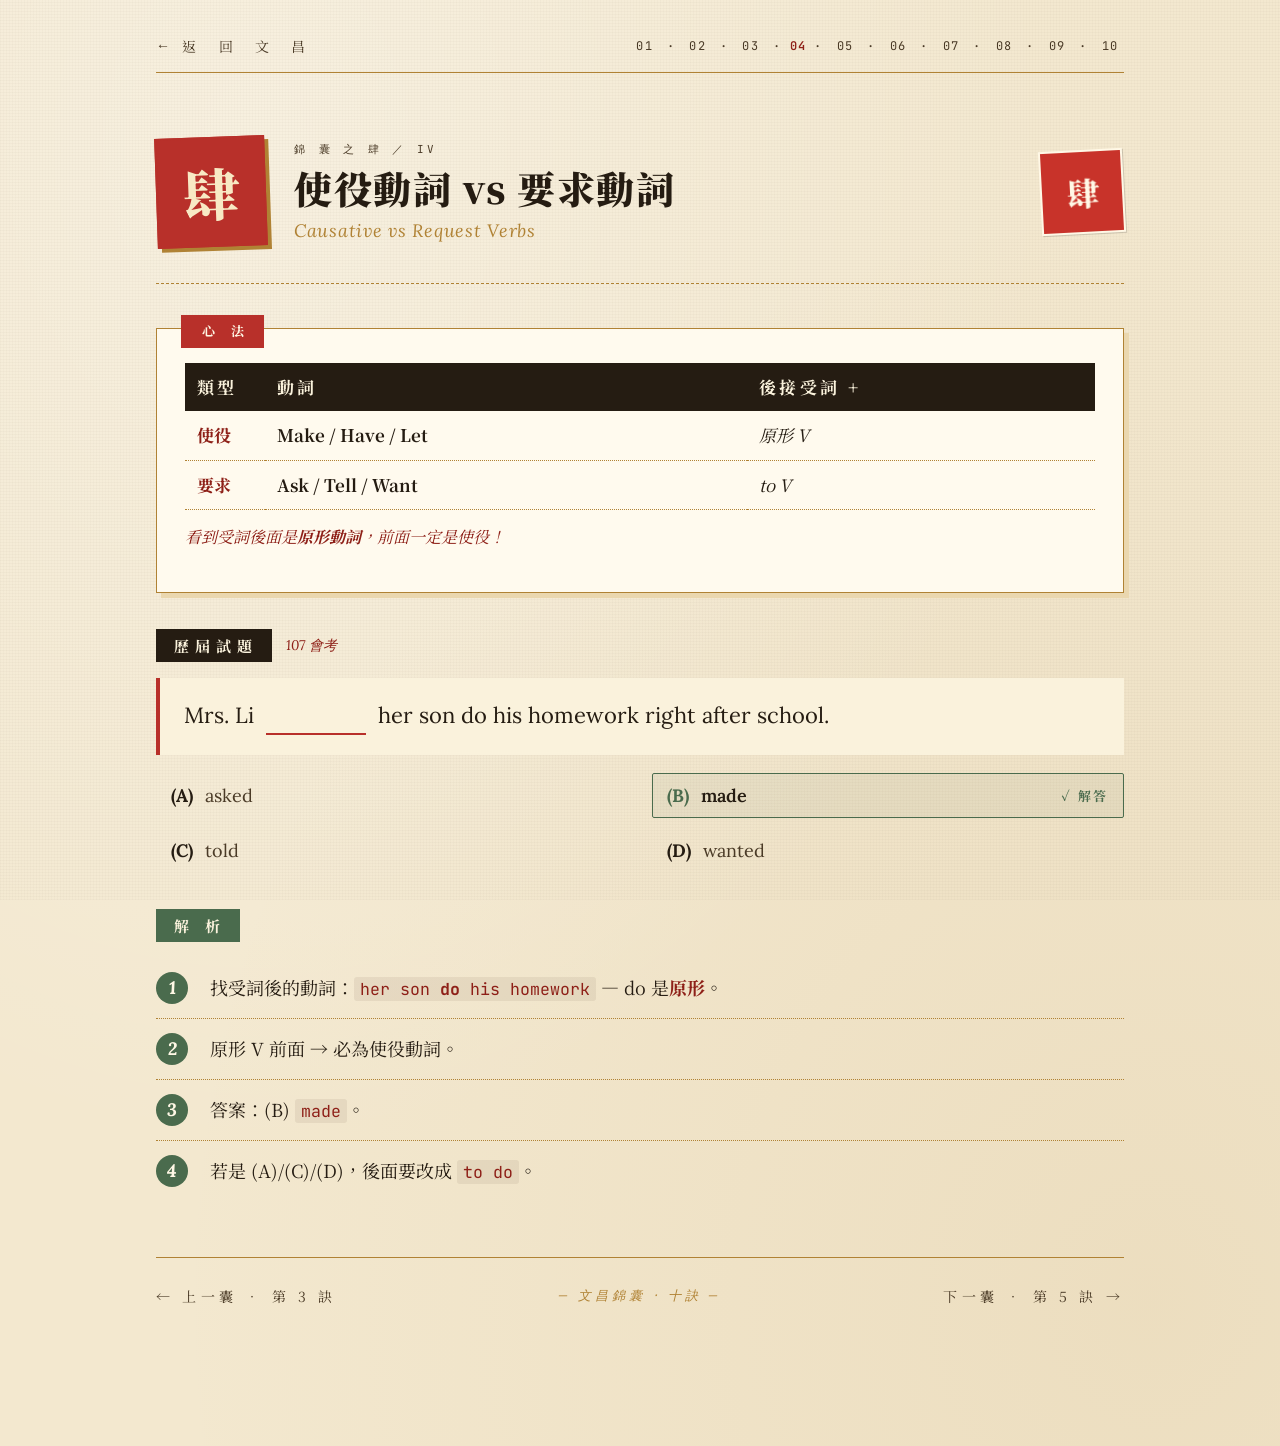
<file: tip-04.html>
<!DOCTYPE html>
<html lang="zh-Hant">
<head>
<meta charset="UTF-8">
<title>錦囊 肆 ‧ 使役動詞 vs 要求動詞</title>
<meta name="viewport" content="width=device-width,initial-scale=1">
<link rel="preconnect" href="https://fonts.googleapis.com">
<link rel="preconnect" href="https://fonts.gstatic.com" crossorigin>
<link href="https://fonts.googleapis.com/css2?family=Noto+Serif+TC:wght@400;600;700;900&family=Lora:ital,wght@0,400;0,600;1,400;1,600&family=JetBrains+Mono:wght@400;600&display=swap" rel="stylesheet">
<link rel="stylesheet" href="styles.css">
<style>
  body { padding-bottom: 80px; }
  .page { max-width: 1080px; margin: 0 auto; padding: 36px 56px 60px; position: relative; z-index: 1; }

  /* 頁眉 */
  .topbar {
    display: flex; justify-content: space-between; align-items: center;
    padding-bottom: 16px;
    border-bottom: 1px solid var(--gold);
    margin-bottom: 36px;
  }
  .home-link {
    font-family: "Noto Serif TC", serif;
    font-size: 14px;
    color: var(--ink-soft);
    letter-spacing: 0.3em;
    text-decoration: none;
    display: inline-flex; align-items: center; gap: 8px;
  }
  .home-link:hover { color: var(--vermilion-deep); }
  .home-link::before { content: "←"; font-family: serif; }
  .pager {
    font-family: "JetBrains Mono", monospace;
    font-size: 12px;
    color: var(--ink-soft);
    letter-spacing: 0.1em;
  }
  .pager a { color: var(--ink-soft); margin: 0 6px; }
  .pager a:hover { color: var(--vermilion-deep); }
  .pager .cur { color: var(--vermilion-deep); font-weight: 600; }

  /* 主標 */
  .hero-tip {
    display: grid;
    grid-template-columns: 110px 1fr auto;
    gap: 28px;
    align-items: center;
    margin-bottom: 44px;
    padding: 28px 0 36px;
    border-bottom: 1px dashed var(--gold);
  }
  .big-num {
    display: grid;
    place-items: center;
    width: 110px; height: 110px;
    border: 2px solid var(--vermilion);
    background: var(--vermilion);
    color: #f8e9c4;
    font-family: "Noto Serif TC", serif;
    font-weight: 900;
    font-size: 56px;
    line-height: 1;
    box-shadow: 4px 4px 0 var(--gold);
    transform: rotate(-2deg);
  }
  .titles h1 {
    margin: 0 0 8px;
    font-family: "Noto Serif TC", serif;
    font-weight: 900;
    font-size: 38px;
    letter-spacing: 0.04em;
    line-height: 1.2;
    color: var(--ink);
  }
  .titles .en {
    font-family: "Lora", serif;
    font-style: italic;
    font-size: 18px;
    color: var(--gold);
    letter-spacing: 0.04em;
  }
  .titles .crumb {
    font-family: "JetBrains Mono", monospace;
    font-size: 11px;
    color: var(--ink-soft);
    letter-spacing: 0.3em;
    margin-bottom: 8px;
  }

  /* 區塊 */
  .block { margin-bottom: 36px; }
  .block-head {
    display: flex;
    align-items: center;
    gap: 14px;
    margin-bottom: 16px;
  }
  .block-tag {
    background: var(--ink);
    color: var(--paper-soft);
    font-family: "Noto Serif TC", serif;
    font-weight: 700;
    font-size: 15px;
    letter-spacing: 0.4em;
    padding: 6px 14px 6px 18px;
  }
  .block-tag.tag-jade { background: var(--jade); }
  .block-yr {
    font-family: "Lora", serif;
    font-style: italic;
    font-size: 14px;
    color: var(--vermilion-deep);
  }

  /* 心法 box */
  .method-box {
    background: #fffaee;
    border: 1px solid var(--gold);
    box-shadow: 5px 5px 0 var(--paper-deep);
    padding: 24px 28px;
    font-family: "Noto Serif TC", serif;
    font-size: 19px;
    line-height: 1.9;
    color: var(--ink);
    position: relative;
  }
  .method-box::before {
    content: "心 法";
    position: absolute;
    top: -14px; left: 24px;
    background: var(--vermilion);
    color: #fff8e6;
    padding: 4px 14px;
    font-weight: 700;
    font-size: 13px;
    letter-spacing: 0.5em;
    text-indent: 0.5em;
  }
  mark {
    background: linear-gradient(transparent 55%, rgba(212,176,106,0.7) 55%);
    color: var(--ink);
    padding: 0 3px;
  }
  code {
    font-family: "JetBrains Mono", monospace;
    background: rgba(74,58,38,0.08);
    color: var(--vermilion-deep);
    padding: 1px 6px;
    border-radius: 3px;
    font-size: 0.92em;
  }

  /* 表格 */
  .rule-tab {
    width: 100%;
    border-collapse: collapse;
    margin: 10px 0;
    font-size: 17px;
  }
  .rule-tab th {
    background: var(--ink);
    color: var(--paper-soft);
    padding: 8px 12px;
    text-align: left;
    font-weight: 700;
    letter-spacing: 0.2em;
  }
  .rule-tab td {
    padding: 8px 12px;
    border-bottom: 1px dotted var(--gold);
  }
  .rule-tab td:first-child {
    font-weight: 700;
    color: var(--vermilion-deep);
    width: 80px;
  }

  /* Chip */
  .chip {
    display: inline-block;
    background: var(--vermilion);
    color: #fff8e6;
    padding: 4px 12px;
    margin: 3px 4px 3px 0;
    font-size: 14px;
    letter-spacing: 0.05em;
    border-radius: 2px;
  }
  .hint {
    margin-top: 12px;
    font-size: 16px;
    color: var(--vermilion-deep);
    font-style: italic;
  }
  .big-that {
    display: inline-block;
    font-family: "Lora", serif;
    font-style: italic;
    font-size: 30px;
    color: var(--vermilion);
    font-weight: 700;
    vertical-align: middle;
    margin: 0 6px;
  }

  /* 試題 */
  .quiz {
    background: var(--paper-soft);
    border-left: 4px solid var(--vermilion);
    padding: 20px 24px;
    font-family: "Lora", "Noto Serif TC", serif;
    font-size: 22px;
    line-height: 1.6;
    color: var(--ink);
    margin: 0 0 18px;
  }
  .blank {
    display: inline-block;
    border-bottom: 2px solid var(--vermilion);
    min-width: 100px;
    text-align: center;
    margin: 0 6px;
    color: var(--vermilion);
  }
  .options {
    list-style: none;
    margin: 0; padding: 0;
    display: grid;
    grid-template-columns: 1fr 1fr;
    gap: 10px 24px;
  }
  .opt {
    font-family: "Lora", "Noto Serif TC", serif;
    font-size: 18px;
    color: var(--ink-soft);
    padding: 10px 14px;
    border: 1px solid transparent;
    border-radius: 2px;
    display: flex;
    align-items: center;
    gap: 12px;
  }
  .opt-k {
    font-weight: 700;
    color: var(--ink);
    font-family: "Lora", serif;
  }
  .opt.correct {
    border: 1px solid var(--jade);
    background: rgba(74,107,77,0.06);
    color: var(--ink);
    font-weight: 600;
  }
  .opt.correct .opt-k { color: var(--jade); }
  .opt-mark {
    margin-left: auto;
    font-family: "Noto Serif TC", serif;
    font-size: 13px;
    color: var(--jade);
    letter-spacing: 0.2em;
    font-weight: 700;
  }

  /* 解析 */
  .steps {
    list-style: none;
    margin: 0; padding: 0;
    counter-reset: step;
  }
  .steps li {
    display: grid;
    grid-template-columns: 36px 1fr;
    gap: 18px;
    padding: 14px 0;
    border-bottom: 1px dotted var(--gold);
    font-size: 18px;
    line-height: 1.7;
  }
  .steps li:last-child { border-bottom: 0; }
  .step-n {
    display: grid; place-items: center;
    width: 32px; height: 32px;
    background: var(--jade);
    color: #fff8e6;
    font-family: "Lora", serif;
    font-style: italic;
    font-weight: 700;
    border-radius: 50%;
  }
  .step-t em { font-style: normal; background: rgba(184,48,42,0.10); padding: 0 4px; }
  .step-t strong { color: var(--vermilion-deep); }

  /* 字義變身專用 */
  .word-grid {
    display: grid;
    grid-template-columns: repeat(2, 1fr);
    gap: 18px;
  }
  .wordcard {
    background: #fffaee;
    border: 1px solid var(--gold);
    box-shadow: 4px 4px 0 var(--paper-deep);
    padding: 18px 20px;
  }
  .wordcard-top {
    display: flex;
    justify-content: space-between;
    align-items: baseline;
    margin-bottom: 12px;
    padding-bottom: 10px;
    border-bottom: 1px dotted var(--gold);
  }
  .word {
    font-family: "Lora", serif;
    font-style: italic;
    font-weight: 700;
    font-size: 32px;
    color: var(--vermilion);
  }
  .word-yr {
    font-family: "JetBrains Mono", monospace;
    font-size: 11px;
    color: var(--ink-soft);
    letter-spacing: 0.15em;
  }
  .word-row {
    display: grid;
    grid-template-columns: 70px 1fr;
    gap: 12px;
    font-size: 15px;
    padding: 4px 0;
  }
  .word-row .lbl {
    font-family: "Noto Serif TC", serif;
    font-weight: 700;
    color: var(--ink-soft);
    letter-spacing: 0.2em;
  }
  .word-row.twist .lbl { color: var(--vermilion-deep); }
  .word-row.twist .val { color: var(--ink); font-weight: 600; }
  .word-ex {
    margin: 10px 0 0;
    padding: 10px 12px;
    background: var(--paper);
    font-family: "Lora", serif;
    font-style: italic;
    font-size: 14px;
    color: var(--ink);
    line-height: 1.5;
    border-left: 3px solid var(--gold);
  }
  .word-ex strong { color: var(--vermilion); font-style: normal; }

  /* 頁腳 */
  .nav-bottom {
    display: flex;
    justify-content: space-between;
    align-items: center;
    margin-top: 56px;
    padding-top: 28px;
    border-top: 1px solid var(--gold);
  }
  .nav-bottom a {
    font-family: "Noto Serif TC", serif;
    font-size: 14px;
    color: var(--ink-soft);
    letter-spacing: 0.3em;
    text-decoration: none;
    transition: color .2s;
  }
  .nav-bottom a:hover { color: var(--vermilion-deep); }
  .nav-bottom .home {
    font-family: "Lora", serif;
    font-style: italic;
    font-size: 13px;
    color: var(--gold);
  }
</style>
</head>
<body>

<div class="page" data-screen-label="04 使役動詞 vs 要求動詞">

  <div class="topbar">
    <a class="home-link" href="index.html">返　回　文　昌</a>
    <div class="pager">
      <a href="tip-01.html">01</a> · <a href="tip-02.html">02</a> · <a href="tip-03.html">03</a> · <span class="cur">04</span> · <a href="tip-05.html">05</a> · <a href="tip-06.html">06</a> · <a href="tip-07.html">07</a> · <a href="tip-08.html">08</a> · <a href="tip-09.html">09</a> · <a href="tip-10.html">10</a>
    </div>
  </div>

  <div class="hero-tip">
    <div class="big-num">肆</div>
    <div class="titles">
      <div class="crumb">錦  囊  之  肆  ／  IV</div>
      <h1>使役動詞 vs 要求動詞</h1>
      <div class="en">Causative vs Request Verbs</div>
    </div>
    <div class="seal seal-lg">肆</div>
  </div>

  <section class="block">
    <div class="method-box"><table class="rule-tab">
      <tr><th>類型</th><th>動詞</th><th>後接受詞 +</th></tr>
      <tr><td>使役</td><td><strong>Make / Have / Let</strong></td><td><em>原形 V</em></td></tr>
      <tr><td>要求</td><td><strong>Ask / Tell / Want</strong></td><td><em>to V</em></td></tr>
    </table>
    <p class="hint">看到受詞後面是<strong>原形動詞</strong>，前面一定是使役！</p></div>
  </section>

  
    <section class="block quiz-block">
      <div class="block-head">
        <span class="block-tag">歷屆試題</span>
        <span class="block-yr">107 會考</span>
      </div>
      <p class="quiz">
        Mrs. Li <span class="blank">&nbsp;</span> her son do his homework right after school.
      </p>
      <ul class="options">
    <li class="opt ">
      <span class="opt-k">(A)</span>
      <span class="opt-t">asked</span>
      
    </li>
    <li class="opt correct">
      <span class="opt-k">(B)</span>
      <span class="opt-t">made</span>
      <span class="opt-mark">✓ 解答</span>
    </li>
    <li class="opt ">
      <span class="opt-k">(C)</span>
      <span class="opt-t">told</span>
      
    </li>
    <li class="opt ">
      <span class="opt-k">(D)</span>
      <span class="opt-t">wanted</span>
      
    </li></ul>
    </section>
  
    <section class="block">
      <div class="block-head">
        <span class="block-tag tag-jade">解 析</span>
      </div>
      <ol class="steps"><li><span class="step-n">1</span><span class="step-t">找受詞後的動詞：<code>her son <strong>do</strong> his homework</code> — do 是<strong>原形</strong>。</span></li><li><span class="step-n">2</span><span class="step-t">原形 V 前面 → 必為使役動詞。</span></li><li><span class="step-n">3</span><span class="step-t">答案：(B) <code>made</code>。</span></li><li><span class="step-n">4</span><span class="step-t">若是 (A)/(C)/(D)，後面要改成 <code>to do</code>。</span></li></ol>
    </section>
  

  <nav class="nav-bottom">
    <a href="tip-03.html">← 上一囊 ‧ 第 3 訣</a>
    <a class="home" href="index.html">— 文昌錦囊 ‧ 十訣 —</a>
    <a href="tip-05.html">下一囊 ‧ 第 5 訣 →</a>
  </nav>

</div>
</body>
</html>
</file>
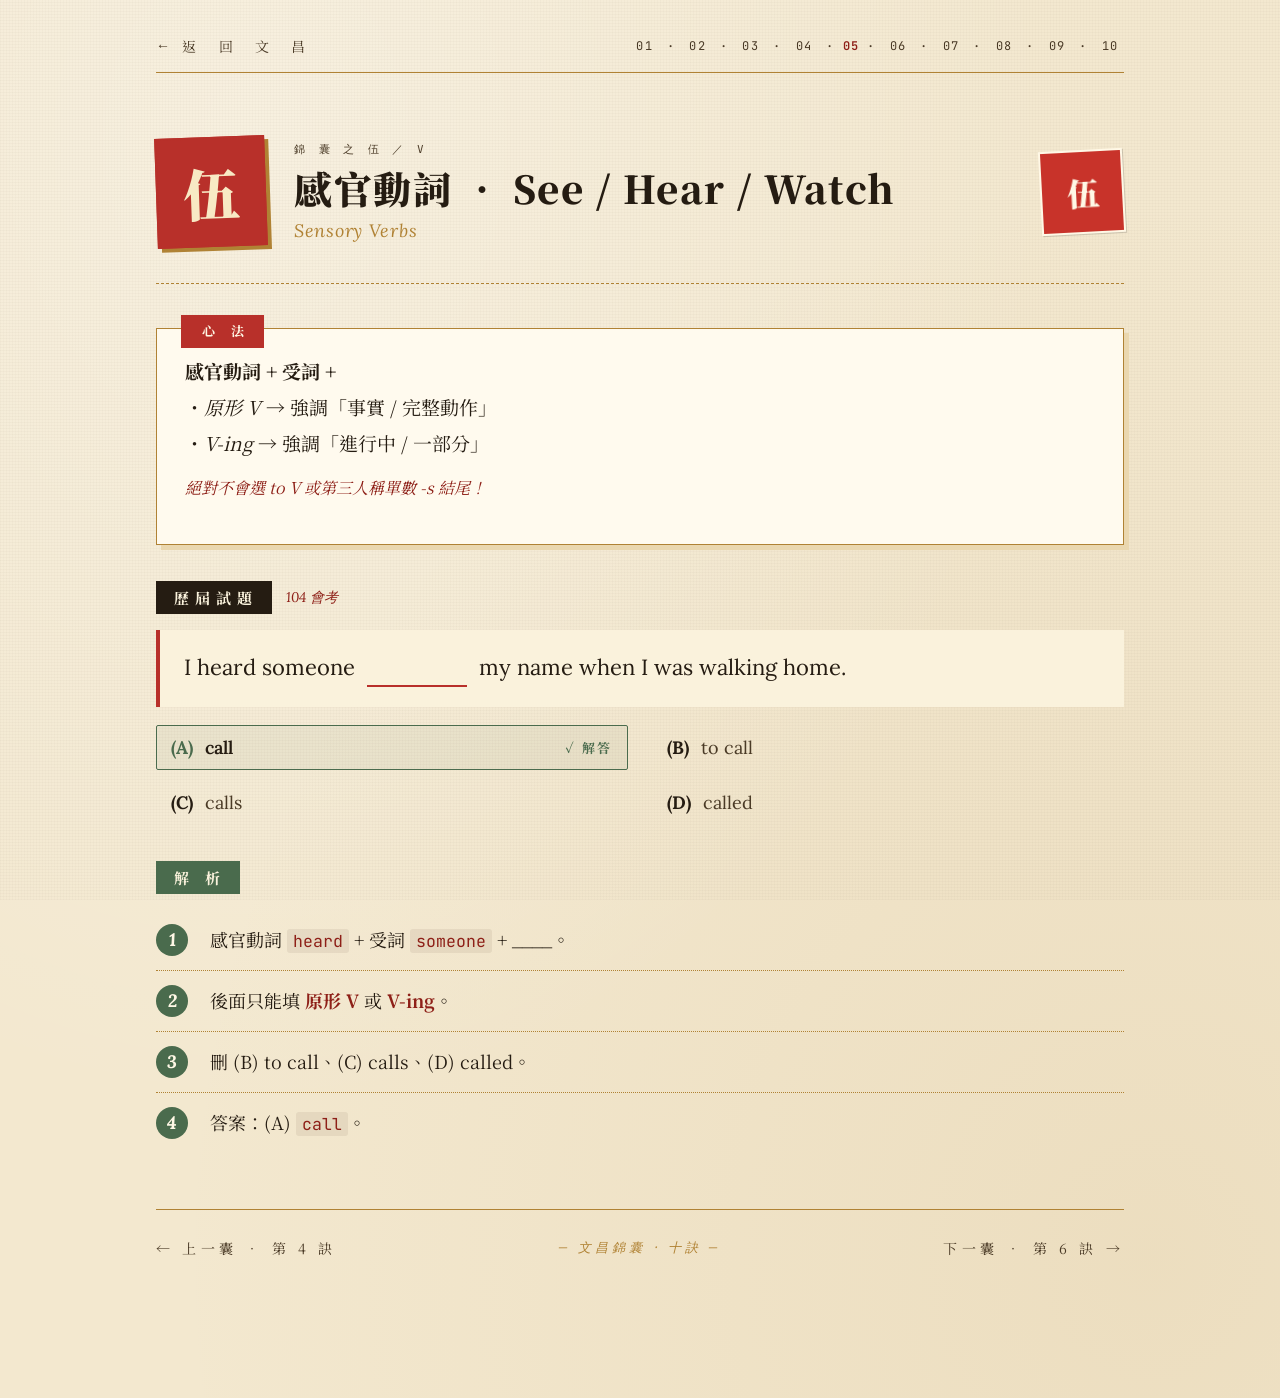
<file: tip-05.html>
<!DOCTYPE html>
<html lang="zh-Hant">
<head>
<meta charset="UTF-8">
<title>錦囊 伍 ‧ 感官動詞 ‧ See / Hear / Watch</title>
<meta name="viewport" content="width=device-width,initial-scale=1">
<link rel="preconnect" href="https://fonts.googleapis.com">
<link rel="preconnect" href="https://fonts.gstatic.com" crossorigin>
<link href="https://fonts.googleapis.com/css2?family=Noto+Serif+TC:wght@400;600;700;900&family=Lora:ital,wght@0,400;0,600;1,400;1,600&family=JetBrains+Mono:wght@400;600&display=swap" rel="stylesheet">
<link rel="stylesheet" href="styles.css">
<style>
  body { padding-bottom: 80px; }
  .page { max-width: 1080px; margin: 0 auto; padding: 36px 56px 60px; position: relative; z-index: 1; }

  /* 頁眉 */
  .topbar {
    display: flex; justify-content: space-between; align-items: center;
    padding-bottom: 16px;
    border-bottom: 1px solid var(--gold);
    margin-bottom: 36px;
  }
  .home-link {
    font-family: "Noto Serif TC", serif;
    font-size: 14px;
    color: var(--ink-soft);
    letter-spacing: 0.3em;
    text-decoration: none;
    display: inline-flex; align-items: center; gap: 8px;
  }
  .home-link:hover { color: var(--vermilion-deep); }
  .home-link::before { content: "←"; font-family: serif; }
  .pager {
    font-family: "JetBrains Mono", monospace;
    font-size: 12px;
    color: var(--ink-soft);
    letter-spacing: 0.1em;
  }
  .pager a { color: var(--ink-soft); margin: 0 6px; }
  .pager a:hover { color: var(--vermilion-deep); }
  .pager .cur { color: var(--vermilion-deep); font-weight: 600; }

  /* 主標 */
  .hero-tip {
    display: grid;
    grid-template-columns: 110px 1fr auto;
    gap: 28px;
    align-items: center;
    margin-bottom: 44px;
    padding: 28px 0 36px;
    border-bottom: 1px dashed var(--gold);
  }
  .big-num {
    display: grid;
    place-items: center;
    width: 110px; height: 110px;
    border: 2px solid var(--vermilion);
    background: var(--vermilion);
    color: #f8e9c4;
    font-family: "Noto Serif TC", serif;
    font-weight: 900;
    font-size: 56px;
    line-height: 1;
    box-shadow: 4px 4px 0 var(--gold);
    transform: rotate(-2deg);
  }
  .titles h1 {
    margin: 0 0 8px;
    font-family: "Noto Serif TC", serif;
    font-weight: 900;
    font-size: 38px;
    letter-spacing: 0.04em;
    line-height: 1.2;
    color: var(--ink);
  }
  .titles .en {
    font-family: "Lora", serif;
    font-style: italic;
    font-size: 18px;
    color: var(--gold);
    letter-spacing: 0.04em;
  }
  .titles .crumb {
    font-family: "JetBrains Mono", monospace;
    font-size: 11px;
    color: var(--ink-soft);
    letter-spacing: 0.3em;
    margin-bottom: 8px;
  }

  /* 區塊 */
  .block { margin-bottom: 36px; }
  .block-head {
    display: flex;
    align-items: center;
    gap: 14px;
    margin-bottom: 16px;
  }
  .block-tag {
    background: var(--ink);
    color: var(--paper-soft);
    font-family: "Noto Serif TC", serif;
    font-weight: 700;
    font-size: 15px;
    letter-spacing: 0.4em;
    padding: 6px 14px 6px 18px;
  }
  .block-tag.tag-jade { background: var(--jade); }
  .block-yr {
    font-family: "Lora", serif;
    font-style: italic;
    font-size: 14px;
    color: var(--vermilion-deep);
  }

  /* 心法 box */
  .method-box {
    background: #fffaee;
    border: 1px solid var(--gold);
    box-shadow: 5px 5px 0 var(--paper-deep);
    padding: 24px 28px;
    font-family: "Noto Serif TC", serif;
    font-size: 19px;
    line-height: 1.9;
    color: var(--ink);
    position: relative;
  }
  .method-box::before {
    content: "心 法";
    position: absolute;
    top: -14px; left: 24px;
    background: var(--vermilion);
    color: #fff8e6;
    padding: 4px 14px;
    font-weight: 700;
    font-size: 13px;
    letter-spacing: 0.5em;
    text-indent: 0.5em;
  }
  mark {
    background: linear-gradient(transparent 55%, rgba(212,176,106,0.7) 55%);
    color: var(--ink);
    padding: 0 3px;
  }
  code {
    font-family: "JetBrains Mono", monospace;
    background: rgba(74,58,38,0.08);
    color: var(--vermilion-deep);
    padding: 1px 6px;
    border-radius: 3px;
    font-size: 0.92em;
  }

  /* 表格 */
  .rule-tab {
    width: 100%;
    border-collapse: collapse;
    margin: 10px 0;
    font-size: 17px;
  }
  .rule-tab th {
    background: var(--ink);
    color: var(--paper-soft);
    padding: 8px 12px;
    text-align: left;
    font-weight: 700;
    letter-spacing: 0.2em;
  }
  .rule-tab td {
    padding: 8px 12px;
    border-bottom: 1px dotted var(--gold);
  }
  .rule-tab td:first-child {
    font-weight: 700;
    color: var(--vermilion-deep);
    width: 80px;
  }

  /* Chip */
  .chip {
    display: inline-block;
    background: var(--vermilion);
    color: #fff8e6;
    padding: 4px 12px;
    margin: 3px 4px 3px 0;
    font-size: 14px;
    letter-spacing: 0.05em;
    border-radius: 2px;
  }
  .hint {
    margin-top: 12px;
    font-size: 16px;
    color: var(--vermilion-deep);
    font-style: italic;
  }
  .big-that {
    display: inline-block;
    font-family: "Lora", serif;
    font-style: italic;
    font-size: 30px;
    color: var(--vermilion);
    font-weight: 700;
    vertical-align: middle;
    margin: 0 6px;
  }

  /* 試題 */
  .quiz {
    background: var(--paper-soft);
    border-left: 4px solid var(--vermilion);
    padding: 20px 24px;
    font-family: "Lora", "Noto Serif TC", serif;
    font-size: 22px;
    line-height: 1.6;
    color: var(--ink);
    margin: 0 0 18px;
  }
  .blank {
    display: inline-block;
    border-bottom: 2px solid var(--vermilion);
    min-width: 100px;
    text-align: center;
    margin: 0 6px;
    color: var(--vermilion);
  }
  .options {
    list-style: none;
    margin: 0; padding: 0;
    display: grid;
    grid-template-columns: 1fr 1fr;
    gap: 10px 24px;
  }
  .opt {
    font-family: "Lora", "Noto Serif TC", serif;
    font-size: 18px;
    color: var(--ink-soft);
    padding: 10px 14px;
    border: 1px solid transparent;
    border-radius: 2px;
    display: flex;
    align-items: center;
    gap: 12px;
  }
  .opt-k {
    font-weight: 700;
    color: var(--ink);
    font-family: "Lora", serif;
  }
  .opt.correct {
    border: 1px solid var(--jade);
    background: rgba(74,107,77,0.06);
    color: var(--ink);
    font-weight: 600;
  }
  .opt.correct .opt-k { color: var(--jade); }
  .opt-mark {
    margin-left: auto;
    font-family: "Noto Serif TC", serif;
    font-size: 13px;
    color: var(--jade);
    letter-spacing: 0.2em;
    font-weight: 700;
  }

  /* 解析 */
  .steps {
    list-style: none;
    margin: 0; padding: 0;
    counter-reset: step;
  }
  .steps li {
    display: grid;
    grid-template-columns: 36px 1fr;
    gap: 18px;
    padding: 14px 0;
    border-bottom: 1px dotted var(--gold);
    font-size: 18px;
    line-height: 1.7;
  }
  .steps li:last-child { border-bottom: 0; }
  .step-n {
    display: grid; place-items: center;
    width: 32px; height: 32px;
    background: var(--jade);
    color: #fff8e6;
    font-family: "Lora", serif;
    font-style: italic;
    font-weight: 700;
    border-radius: 50%;
  }
  .step-t em { font-style: normal; background: rgba(184,48,42,0.10); padding: 0 4px; }
  .step-t strong { color: var(--vermilion-deep); }

  /* 字義變身專用 */
  .word-grid {
    display: grid;
    grid-template-columns: repeat(2, 1fr);
    gap: 18px;
  }
  .wordcard {
    background: #fffaee;
    border: 1px solid var(--gold);
    box-shadow: 4px 4px 0 var(--paper-deep);
    padding: 18px 20px;
  }
  .wordcard-top {
    display: flex;
    justify-content: space-between;
    align-items: baseline;
    margin-bottom: 12px;
    padding-bottom: 10px;
    border-bottom: 1px dotted var(--gold);
  }
  .word {
    font-family: "Lora", serif;
    font-style: italic;
    font-weight: 700;
    font-size: 32px;
    color: var(--vermilion);
  }
  .word-yr {
    font-family: "JetBrains Mono", monospace;
    font-size: 11px;
    color: var(--ink-soft);
    letter-spacing: 0.15em;
  }
  .word-row {
    display: grid;
    grid-template-columns: 70px 1fr;
    gap: 12px;
    font-size: 15px;
    padding: 4px 0;
  }
  .word-row .lbl {
    font-family: "Noto Serif TC", serif;
    font-weight: 700;
    color: var(--ink-soft);
    letter-spacing: 0.2em;
  }
  .word-row.twist .lbl { color: var(--vermilion-deep); }
  .word-row.twist .val { color: var(--ink); font-weight: 600; }
  .word-ex {
    margin: 10px 0 0;
    padding: 10px 12px;
    background: var(--paper);
    font-family: "Lora", serif;
    font-style: italic;
    font-size: 14px;
    color: var(--ink);
    line-height: 1.5;
    border-left: 3px solid var(--gold);
  }
  .word-ex strong { color: var(--vermilion); font-style: normal; }

  /* 頁腳 */
  .nav-bottom {
    display: flex;
    justify-content: space-between;
    align-items: center;
    margin-top: 56px;
    padding-top: 28px;
    border-top: 1px solid var(--gold);
  }
  .nav-bottom a {
    font-family: "Noto Serif TC", serif;
    font-size: 14px;
    color: var(--ink-soft);
    letter-spacing: 0.3em;
    text-decoration: none;
    transition: color .2s;
  }
  .nav-bottom a:hover { color: var(--vermilion-deep); }
  .nav-bottom .home {
    font-family: "Lora", serif;
    font-style: italic;
    font-size: 13px;
    color: var(--gold);
  }
</style>
</head>
<body>

<div class="page" data-screen-label="05 感官動詞 ‧ See / Hear / Watch">

  <div class="topbar">
    <a class="home-link" href="index.html">返　回　文　昌</a>
    <div class="pager">
      <a href="tip-01.html">01</a> · <a href="tip-02.html">02</a> · <a href="tip-03.html">03</a> · <a href="tip-04.html">04</a> · <span class="cur">05</span> · <a href="tip-06.html">06</a> · <a href="tip-07.html">07</a> · <a href="tip-08.html">08</a> · <a href="tip-09.html">09</a> · <a href="tip-10.html">10</a>
    </div>
  </div>

  <div class="hero-tip">
    <div class="big-num">伍</div>
    <div class="titles">
      <div class="crumb">錦  囊  之  伍  ／  V</div>
      <h1>感官動詞 ‧ See / Hear / Watch</h1>
      <div class="en">Sensory Verbs</div>
    </div>
    <div class="seal seal-lg">伍</div>
  </div>

  <section class="block">
    <div class="method-box"><strong>感官動詞 + 受詞 +</strong><br/>
      ・<em>原形 V</em> → 強調「事實 / 完整動作」<br/>
      ・<em>V-ing</em> → 強調「進行中 / 一部分」<br/>
      <p class="hint">絕對不會選 to V 或第三人稱單數 -s 結尾！</p></div>
  </section>

  
    <section class="block quiz-block">
      <div class="block-head">
        <span class="block-tag">歷屆試題</span>
        <span class="block-yr">104 會考</span>
      </div>
      <p class="quiz">
        I heard someone <span class="blank">&nbsp;</span> my name when I was walking home.
      </p>
      <ul class="options">
    <li class="opt correct">
      <span class="opt-k">(A)</span>
      <span class="opt-t">call</span>
      <span class="opt-mark">✓ 解答</span>
    </li>
    <li class="opt ">
      <span class="opt-k">(B)</span>
      <span class="opt-t">to call</span>
      
    </li>
    <li class="opt ">
      <span class="opt-k">(C)</span>
      <span class="opt-t">calls</span>
      
    </li>
    <li class="opt ">
      <span class="opt-k">(D)</span>
      <span class="opt-t">called</span>
      
    </li></ul>
    </section>
  
    <section class="block">
      <div class="block-head">
        <span class="block-tag tag-jade">解 析</span>
      </div>
      <ol class="steps"><li><span class="step-n">1</span><span class="step-t">感官動詞 <code>heard</code> + 受詞 <code>someone</code> + ____。</span></li><li><span class="step-n">2</span><span class="step-t">後面只能填 <strong>原形 V</strong> 或 <strong>V-ing</strong>。</span></li><li><span class="step-n">3</span><span class="step-t">刪 (B) to call、(C) calls、(D) called。</span></li><li><span class="step-n">4</span><span class="step-t">答案：(A) <code>call</code>。</span></li></ol>
    </section>
  

  <nav class="nav-bottom">
    <a href="tip-04.html">← 上一囊 ‧ 第 4 訣</a>
    <a class="home" href="index.html">— 文昌錦囊 ‧ 十訣 —</a>
    <a href="tip-06.html">下一囊 ‧ 第 6 訣 →</a>
  </nav>

</div>
</body>
</html>
</file>
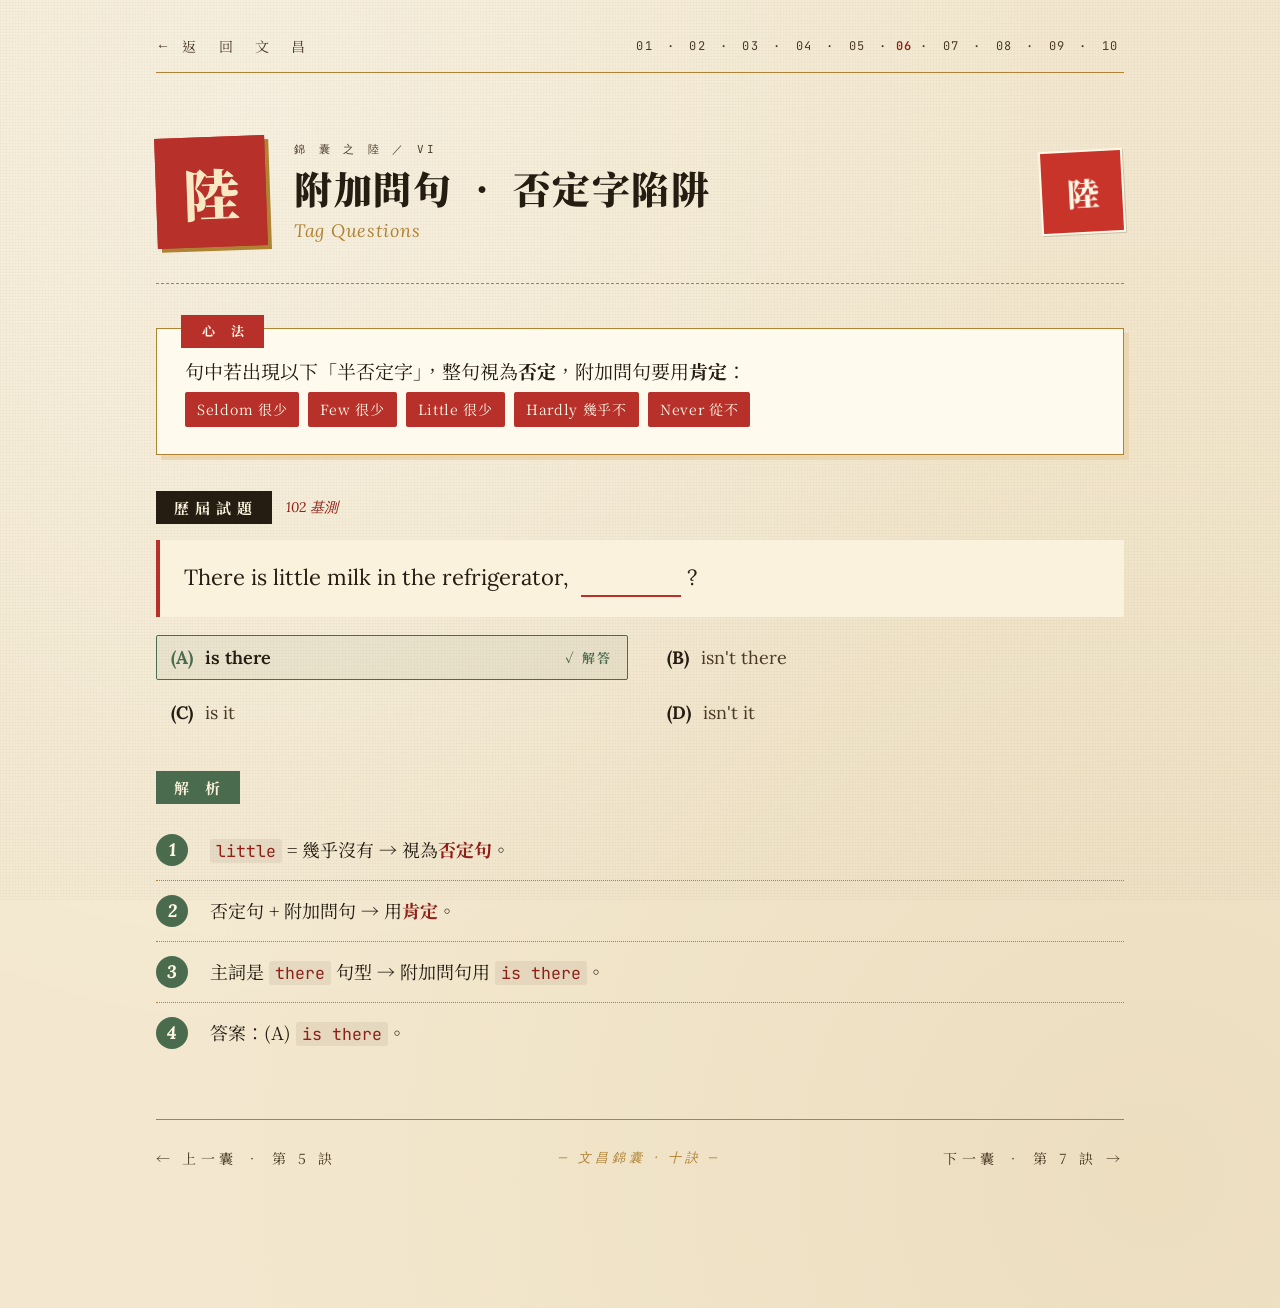
<file: tip-06.html>
<!DOCTYPE html>
<html lang="zh-Hant">
<head>
<meta charset="UTF-8">
<title>錦囊 陸 ‧ 附加問句 ‧ 否定字陷阱</title>
<meta name="viewport" content="width=device-width,initial-scale=1">
<link rel="preconnect" href="https://fonts.googleapis.com">
<link rel="preconnect" href="https://fonts.gstatic.com" crossorigin>
<link href="https://fonts.googleapis.com/css2?family=Noto+Serif+TC:wght@400;600;700;900&family=Lora:ital,wght@0,400;0,600;1,400;1,600&family=JetBrains+Mono:wght@400;600&display=swap" rel="stylesheet">
<link rel="stylesheet" href="styles.css">
<style>
  body { padding-bottom: 80px; }
  .page { max-width: 1080px; margin: 0 auto; padding: 36px 56px 60px; position: relative; z-index: 1; }

  /* 頁眉 */
  .topbar {
    display: flex; justify-content: space-between; align-items: center;
    padding-bottom: 16px;
    border-bottom: 1px solid var(--gold);
    margin-bottom: 36px;
  }
  .home-link {
    font-family: "Noto Serif TC", serif;
    font-size: 14px;
    color: var(--ink-soft);
    letter-spacing: 0.3em;
    text-decoration: none;
    display: inline-flex; align-items: center; gap: 8px;
  }
  .home-link:hover { color: var(--vermilion-deep); }
  .home-link::before { content: "←"; font-family: serif; }
  .pager {
    font-family: "JetBrains Mono", monospace;
    font-size: 12px;
    color: var(--ink-soft);
    letter-spacing: 0.1em;
  }
  .pager a { color: var(--ink-soft); margin: 0 6px; }
  .pager a:hover { color: var(--vermilion-deep); }
  .pager .cur { color: var(--vermilion-deep); font-weight: 600; }

  /* 主標 */
  .hero-tip {
    display: grid;
    grid-template-columns: 110px 1fr auto;
    gap: 28px;
    align-items: center;
    margin-bottom: 44px;
    padding: 28px 0 36px;
    border-bottom: 1px dashed var(--gold);
  }
  .big-num {
    display: grid;
    place-items: center;
    width: 110px; height: 110px;
    border: 2px solid var(--vermilion);
    background: var(--vermilion);
    color: #f8e9c4;
    font-family: "Noto Serif TC", serif;
    font-weight: 900;
    font-size: 56px;
    line-height: 1;
    box-shadow: 4px 4px 0 var(--gold);
    transform: rotate(-2deg);
  }
  .titles h1 {
    margin: 0 0 8px;
    font-family: "Noto Serif TC", serif;
    font-weight: 900;
    font-size: 38px;
    letter-spacing: 0.04em;
    line-height: 1.2;
    color: var(--ink);
  }
  .titles .en {
    font-family: "Lora", serif;
    font-style: italic;
    font-size: 18px;
    color: var(--gold);
    letter-spacing: 0.04em;
  }
  .titles .crumb {
    font-family: "JetBrains Mono", monospace;
    font-size: 11px;
    color: var(--ink-soft);
    letter-spacing: 0.3em;
    margin-bottom: 8px;
  }

  /* 區塊 */
  .block { margin-bottom: 36px; }
  .block-head {
    display: flex;
    align-items: center;
    gap: 14px;
    margin-bottom: 16px;
  }
  .block-tag {
    background: var(--ink);
    color: var(--paper-soft);
    font-family: "Noto Serif TC", serif;
    font-weight: 700;
    font-size: 15px;
    letter-spacing: 0.4em;
    padding: 6px 14px 6px 18px;
  }
  .block-tag.tag-jade { background: var(--jade); }
  .block-yr {
    font-family: "Lora", serif;
    font-style: italic;
    font-size: 14px;
    color: var(--vermilion-deep);
  }

  /* 心法 box */
  .method-box {
    background: #fffaee;
    border: 1px solid var(--gold);
    box-shadow: 5px 5px 0 var(--paper-deep);
    padding: 24px 28px;
    font-family: "Noto Serif TC", serif;
    font-size: 19px;
    line-height: 1.9;
    color: var(--ink);
    position: relative;
  }
  .method-box::before {
    content: "心 法";
    position: absolute;
    top: -14px; left: 24px;
    background: var(--vermilion);
    color: #fff8e6;
    padding: 4px 14px;
    font-weight: 700;
    font-size: 13px;
    letter-spacing: 0.5em;
    text-indent: 0.5em;
  }
  mark {
    background: linear-gradient(transparent 55%, rgba(212,176,106,0.7) 55%);
    color: var(--ink);
    padding: 0 3px;
  }
  code {
    font-family: "JetBrains Mono", monospace;
    background: rgba(74,58,38,0.08);
    color: var(--vermilion-deep);
    padding: 1px 6px;
    border-radius: 3px;
    font-size: 0.92em;
  }

  /* 表格 */
  .rule-tab {
    width: 100%;
    border-collapse: collapse;
    margin: 10px 0;
    font-size: 17px;
  }
  .rule-tab th {
    background: var(--ink);
    color: var(--paper-soft);
    padding: 8px 12px;
    text-align: left;
    font-weight: 700;
    letter-spacing: 0.2em;
  }
  .rule-tab td {
    padding: 8px 12px;
    border-bottom: 1px dotted var(--gold);
  }
  .rule-tab td:first-child {
    font-weight: 700;
    color: var(--vermilion-deep);
    width: 80px;
  }

  /* Chip */
  .chip {
    display: inline-block;
    background: var(--vermilion);
    color: #fff8e6;
    padding: 4px 12px;
    margin: 3px 4px 3px 0;
    font-size: 14px;
    letter-spacing: 0.05em;
    border-radius: 2px;
  }
  .hint {
    margin-top: 12px;
    font-size: 16px;
    color: var(--vermilion-deep);
    font-style: italic;
  }
  .big-that {
    display: inline-block;
    font-family: "Lora", serif;
    font-style: italic;
    font-size: 30px;
    color: var(--vermilion);
    font-weight: 700;
    vertical-align: middle;
    margin: 0 6px;
  }

  /* 試題 */
  .quiz {
    background: var(--paper-soft);
    border-left: 4px solid var(--vermilion);
    padding: 20px 24px;
    font-family: "Lora", "Noto Serif TC", serif;
    font-size: 22px;
    line-height: 1.6;
    color: var(--ink);
    margin: 0 0 18px;
  }
  .blank {
    display: inline-block;
    border-bottom: 2px solid var(--vermilion);
    min-width: 100px;
    text-align: center;
    margin: 0 6px;
    color: var(--vermilion);
  }
  .options {
    list-style: none;
    margin: 0; padding: 0;
    display: grid;
    grid-template-columns: 1fr 1fr;
    gap: 10px 24px;
  }
  .opt {
    font-family: "Lora", "Noto Serif TC", serif;
    font-size: 18px;
    color: var(--ink-soft);
    padding: 10px 14px;
    border: 1px solid transparent;
    border-radius: 2px;
    display: flex;
    align-items: center;
    gap: 12px;
  }
  .opt-k {
    font-weight: 700;
    color: var(--ink);
    font-family: "Lora", serif;
  }
  .opt.correct {
    border: 1px solid var(--jade);
    background: rgba(74,107,77,0.06);
    color: var(--ink);
    font-weight: 600;
  }
  .opt.correct .opt-k { color: var(--jade); }
  .opt-mark {
    margin-left: auto;
    font-family: "Noto Serif TC", serif;
    font-size: 13px;
    color: var(--jade);
    letter-spacing: 0.2em;
    font-weight: 700;
  }

  /* 解析 */
  .steps {
    list-style: none;
    margin: 0; padding: 0;
    counter-reset: step;
  }
  .steps li {
    display: grid;
    grid-template-columns: 36px 1fr;
    gap: 18px;
    padding: 14px 0;
    border-bottom: 1px dotted var(--gold);
    font-size: 18px;
    line-height: 1.7;
  }
  .steps li:last-child { border-bottom: 0; }
  .step-n {
    display: grid; place-items: center;
    width: 32px; height: 32px;
    background: var(--jade);
    color: #fff8e6;
    font-family: "Lora", serif;
    font-style: italic;
    font-weight: 700;
    border-radius: 50%;
  }
  .step-t em { font-style: normal; background: rgba(184,48,42,0.10); padding: 0 4px; }
  .step-t strong { color: var(--vermilion-deep); }

  /* 字義變身專用 */
  .word-grid {
    display: grid;
    grid-template-columns: repeat(2, 1fr);
    gap: 18px;
  }
  .wordcard {
    background: #fffaee;
    border: 1px solid var(--gold);
    box-shadow: 4px 4px 0 var(--paper-deep);
    padding: 18px 20px;
  }
  .wordcard-top {
    display: flex;
    justify-content: space-between;
    align-items: baseline;
    margin-bottom: 12px;
    padding-bottom: 10px;
    border-bottom: 1px dotted var(--gold);
  }
  .word {
    font-family: "Lora", serif;
    font-style: italic;
    font-weight: 700;
    font-size: 32px;
    color: var(--vermilion);
  }
  .word-yr {
    font-family: "JetBrains Mono", monospace;
    font-size: 11px;
    color: var(--ink-soft);
    letter-spacing: 0.15em;
  }
  .word-row {
    display: grid;
    grid-template-columns: 70px 1fr;
    gap: 12px;
    font-size: 15px;
    padding: 4px 0;
  }
  .word-row .lbl {
    font-family: "Noto Serif TC", serif;
    font-weight: 700;
    color: var(--ink-soft);
    letter-spacing: 0.2em;
  }
  .word-row.twist .lbl { color: var(--vermilion-deep); }
  .word-row.twist .val { color: var(--ink); font-weight: 600; }
  .word-ex {
    margin: 10px 0 0;
    padding: 10px 12px;
    background: var(--paper);
    font-family: "Lora", serif;
    font-style: italic;
    font-size: 14px;
    color: var(--ink);
    line-height: 1.5;
    border-left: 3px solid var(--gold);
  }
  .word-ex strong { color: var(--vermilion); font-style: normal; }

  /* 頁腳 */
  .nav-bottom {
    display: flex;
    justify-content: space-between;
    align-items: center;
    margin-top: 56px;
    padding-top: 28px;
    border-top: 1px solid var(--gold);
  }
  .nav-bottom a {
    font-family: "Noto Serif TC", serif;
    font-size: 14px;
    color: var(--ink-soft);
    letter-spacing: 0.3em;
    text-decoration: none;
    transition: color .2s;
  }
  .nav-bottom a:hover { color: var(--vermilion-deep); }
  .nav-bottom .home {
    font-family: "Lora", serif;
    font-style: italic;
    font-size: 13px;
    color: var(--gold);
  }
</style>
</head>
<body>

<div class="page" data-screen-label="06 附加問句 ‧ 否定字陷阱">

  <div class="topbar">
    <a class="home-link" href="index.html">返　回　文　昌</a>
    <div class="pager">
      <a href="tip-01.html">01</a> · <a href="tip-02.html">02</a> · <a href="tip-03.html">03</a> · <a href="tip-04.html">04</a> · <a href="tip-05.html">05</a> · <span class="cur">06</span> · <a href="tip-07.html">07</a> · <a href="tip-08.html">08</a> · <a href="tip-09.html">09</a> · <a href="tip-10.html">10</a>
    </div>
  </div>

  <div class="hero-tip">
    <div class="big-num">陸</div>
    <div class="titles">
      <div class="crumb">錦  囊  之  陸  ／  VI</div>
      <h1>附加問句 ‧ 否定字陷阱</h1>
      <div class="en">Tag Questions</div>
    </div>
    <div class="seal seal-lg">陸</div>
  </div>

  <section class="block">
    <div class="method-box">句中若出現以下「半否定字」，整句視為<strong>否定</strong>，附加問句要用<strong>肯定</strong>：<br/>
      <span class="chip">Seldom 很少</span>
      <span class="chip">Few 很少</span>
      <span class="chip">Little 很少</span>
      <span class="chip">Hardly 幾乎不</span>
      <span class="chip">Never 從不</span></div>
  </section>

  
    <section class="block quiz-block">
      <div class="block-head">
        <span class="block-tag">歷屆試題</span>
        <span class="block-yr">102 基測</span>
      </div>
      <p class="quiz">
        There is little milk in the refrigerator, <span class="blank">&nbsp;</span>?
      </p>
      <ul class="options">
    <li class="opt correct">
      <span class="opt-k">(A)</span>
      <span class="opt-t">is there</span>
      <span class="opt-mark">✓ 解答</span>
    </li>
    <li class="opt ">
      <span class="opt-k">(B)</span>
      <span class="opt-t">isn't there</span>
      
    </li>
    <li class="opt ">
      <span class="opt-k">(C)</span>
      <span class="opt-t">is it</span>
      
    </li>
    <li class="opt ">
      <span class="opt-k">(D)</span>
      <span class="opt-t">isn't it</span>
      
    </li></ul>
    </section>
  
    <section class="block">
      <div class="block-head">
        <span class="block-tag tag-jade">解 析</span>
      </div>
      <ol class="steps"><li><span class="step-n">1</span><span class="step-t"><code>little</code> = 幾乎沒有 → 視為<strong>否定句</strong>。</span></li><li><span class="step-n">2</span><span class="step-t">否定句 + 附加問句 → 用<strong>肯定</strong>。</span></li><li><span class="step-n">3</span><span class="step-t">主詞是 <code>there</code> 句型 → 附加問句用 <code>is there</code>。</span></li><li><span class="step-n">4</span><span class="step-t">答案：(A) <code>is there</code>。</span></li></ol>
    </section>
  

  <nav class="nav-bottom">
    <a href="tip-05.html">← 上一囊 ‧ 第 5 訣</a>
    <a class="home" href="index.html">— 文昌錦囊 ‧ 十訣 —</a>
    <a href="tip-07.html">下一囊 ‧ 第 7 訣 →</a>
  </nav>

</div>
</body>
</html>
</file>
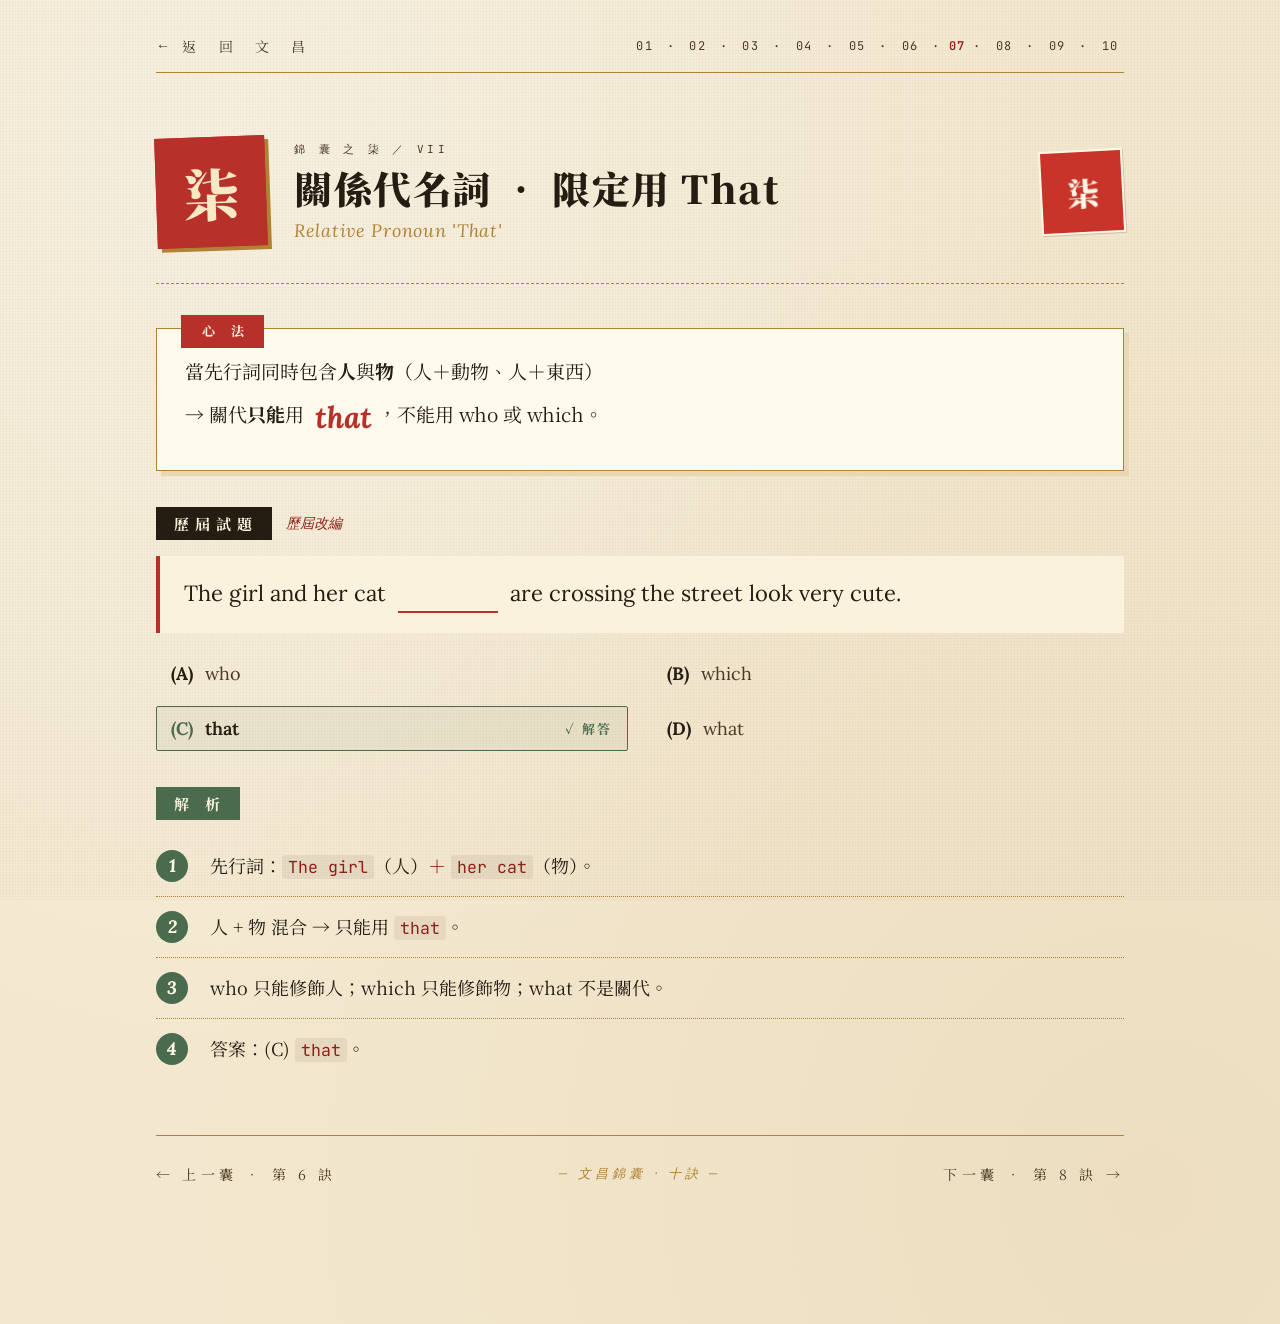
<file: tip-07.html>
<!DOCTYPE html>
<html lang="zh-Hant">
<head>
<meta charset="UTF-8">
<title>錦囊 柒 ‧ 關係代名詞 ‧ 限定用 That</title>
<meta name="viewport" content="width=device-width,initial-scale=1">
<link rel="preconnect" href="https://fonts.googleapis.com">
<link rel="preconnect" href="https://fonts.gstatic.com" crossorigin>
<link href="https://fonts.googleapis.com/css2?family=Noto+Serif+TC:wght@400;600;700;900&family=Lora:ital,wght@0,400;0,600;1,400;1,600&family=JetBrains+Mono:wght@400;600&display=swap" rel="stylesheet">
<link rel="stylesheet" href="styles.css">
<style>
  body { padding-bottom: 80px; }
  .page { max-width: 1080px; margin: 0 auto; padding: 36px 56px 60px; position: relative; z-index: 1; }

  /* 頁眉 */
  .topbar {
    display: flex; justify-content: space-between; align-items: center;
    padding-bottom: 16px;
    border-bottom: 1px solid var(--gold);
    margin-bottom: 36px;
  }
  .home-link {
    font-family: "Noto Serif TC", serif;
    font-size: 14px;
    color: var(--ink-soft);
    letter-spacing: 0.3em;
    text-decoration: none;
    display: inline-flex; align-items: center; gap: 8px;
  }
  .home-link:hover { color: var(--vermilion-deep); }
  .home-link::before { content: "←"; font-family: serif; }
  .pager {
    font-family: "JetBrains Mono", monospace;
    font-size: 12px;
    color: var(--ink-soft);
    letter-spacing: 0.1em;
  }
  .pager a { color: var(--ink-soft); margin: 0 6px; }
  .pager a:hover { color: var(--vermilion-deep); }
  .pager .cur { color: var(--vermilion-deep); font-weight: 600; }

  /* 主標 */
  .hero-tip {
    display: grid;
    grid-template-columns: 110px 1fr auto;
    gap: 28px;
    align-items: center;
    margin-bottom: 44px;
    padding: 28px 0 36px;
    border-bottom: 1px dashed var(--gold);
  }
  .big-num {
    display: grid;
    place-items: center;
    width: 110px; height: 110px;
    border: 2px solid var(--vermilion);
    background: var(--vermilion);
    color: #f8e9c4;
    font-family: "Noto Serif TC", serif;
    font-weight: 900;
    font-size: 56px;
    line-height: 1;
    box-shadow: 4px 4px 0 var(--gold);
    transform: rotate(-2deg);
  }
  .titles h1 {
    margin: 0 0 8px;
    font-family: "Noto Serif TC", serif;
    font-weight: 900;
    font-size: 38px;
    letter-spacing: 0.04em;
    line-height: 1.2;
    color: var(--ink);
  }
  .titles .en {
    font-family: "Lora", serif;
    font-style: italic;
    font-size: 18px;
    color: var(--gold);
    letter-spacing: 0.04em;
  }
  .titles .crumb {
    font-family: "JetBrains Mono", monospace;
    font-size: 11px;
    color: var(--ink-soft);
    letter-spacing: 0.3em;
    margin-bottom: 8px;
  }

  /* 區塊 */
  .block { margin-bottom: 36px; }
  .block-head {
    display: flex;
    align-items: center;
    gap: 14px;
    margin-bottom: 16px;
  }
  .block-tag {
    background: var(--ink);
    color: var(--paper-soft);
    font-family: "Noto Serif TC", serif;
    font-weight: 700;
    font-size: 15px;
    letter-spacing: 0.4em;
    padding: 6px 14px 6px 18px;
  }
  .block-tag.tag-jade { background: var(--jade); }
  .block-yr {
    font-family: "Lora", serif;
    font-style: italic;
    font-size: 14px;
    color: var(--vermilion-deep);
  }

  /* 心法 box */
  .method-box {
    background: #fffaee;
    border: 1px solid var(--gold);
    box-shadow: 5px 5px 0 var(--paper-deep);
    padding: 24px 28px;
    font-family: "Noto Serif TC", serif;
    font-size: 19px;
    line-height: 1.9;
    color: var(--ink);
    position: relative;
  }
  .method-box::before {
    content: "心 法";
    position: absolute;
    top: -14px; left: 24px;
    background: var(--vermilion);
    color: #fff8e6;
    padding: 4px 14px;
    font-weight: 700;
    font-size: 13px;
    letter-spacing: 0.5em;
    text-indent: 0.5em;
  }
  mark {
    background: linear-gradient(transparent 55%, rgba(212,176,106,0.7) 55%);
    color: var(--ink);
    padding: 0 3px;
  }
  code {
    font-family: "JetBrains Mono", monospace;
    background: rgba(74,58,38,0.08);
    color: var(--vermilion-deep);
    padding: 1px 6px;
    border-radius: 3px;
    font-size: 0.92em;
  }

  /* 表格 */
  .rule-tab {
    width: 100%;
    border-collapse: collapse;
    margin: 10px 0;
    font-size: 17px;
  }
  .rule-tab th {
    background: var(--ink);
    color: var(--paper-soft);
    padding: 8px 12px;
    text-align: left;
    font-weight: 700;
    letter-spacing: 0.2em;
  }
  .rule-tab td {
    padding: 8px 12px;
    border-bottom: 1px dotted var(--gold);
  }
  .rule-tab td:first-child {
    font-weight: 700;
    color: var(--vermilion-deep);
    width: 80px;
  }

  /* Chip */
  .chip {
    display: inline-block;
    background: var(--vermilion);
    color: #fff8e6;
    padding: 4px 12px;
    margin: 3px 4px 3px 0;
    font-size: 14px;
    letter-spacing: 0.05em;
    border-radius: 2px;
  }
  .hint {
    margin-top: 12px;
    font-size: 16px;
    color: var(--vermilion-deep);
    font-style: italic;
  }
  .big-that {
    display: inline-block;
    font-family: "Lora", serif;
    font-style: italic;
    font-size: 30px;
    color: var(--vermilion);
    font-weight: 700;
    vertical-align: middle;
    margin: 0 6px;
  }

  /* 試題 */
  .quiz {
    background: var(--paper-soft);
    border-left: 4px solid var(--vermilion);
    padding: 20px 24px;
    font-family: "Lora", "Noto Serif TC", serif;
    font-size: 22px;
    line-height: 1.6;
    color: var(--ink);
    margin: 0 0 18px;
  }
  .blank {
    display: inline-block;
    border-bottom: 2px solid var(--vermilion);
    min-width: 100px;
    text-align: center;
    margin: 0 6px;
    color: var(--vermilion);
  }
  .options {
    list-style: none;
    margin: 0; padding: 0;
    display: grid;
    grid-template-columns: 1fr 1fr;
    gap: 10px 24px;
  }
  .opt {
    font-family: "Lora", "Noto Serif TC", serif;
    font-size: 18px;
    color: var(--ink-soft);
    padding: 10px 14px;
    border: 1px solid transparent;
    border-radius: 2px;
    display: flex;
    align-items: center;
    gap: 12px;
  }
  .opt-k {
    font-weight: 700;
    color: var(--ink);
    font-family: "Lora", serif;
  }
  .opt.correct {
    border: 1px solid var(--jade);
    background: rgba(74,107,77,0.06);
    color: var(--ink);
    font-weight: 600;
  }
  .opt.correct .opt-k { color: var(--jade); }
  .opt-mark {
    margin-left: auto;
    font-family: "Noto Serif TC", serif;
    font-size: 13px;
    color: var(--jade);
    letter-spacing: 0.2em;
    font-weight: 700;
  }

  /* 解析 */
  .steps {
    list-style: none;
    margin: 0; padding: 0;
    counter-reset: step;
  }
  .steps li {
    display: grid;
    grid-template-columns: 36px 1fr;
    gap: 18px;
    padding: 14px 0;
    border-bottom: 1px dotted var(--gold);
    font-size: 18px;
    line-height: 1.7;
  }
  .steps li:last-child { border-bottom: 0; }
  .step-n {
    display: grid; place-items: center;
    width: 32px; height: 32px;
    background: var(--jade);
    color: #fff8e6;
    font-family: "Lora", serif;
    font-style: italic;
    font-weight: 700;
    border-radius: 50%;
  }
  .step-t em { font-style: normal; background: rgba(184,48,42,0.10); padding: 0 4px; }
  .step-t strong { color: var(--vermilion-deep); }

  /* 字義變身專用 */
  .word-grid {
    display: grid;
    grid-template-columns: repeat(2, 1fr);
    gap: 18px;
  }
  .wordcard {
    background: #fffaee;
    border: 1px solid var(--gold);
    box-shadow: 4px 4px 0 var(--paper-deep);
    padding: 18px 20px;
  }
  .wordcard-top {
    display: flex;
    justify-content: space-between;
    align-items: baseline;
    margin-bottom: 12px;
    padding-bottom: 10px;
    border-bottom: 1px dotted var(--gold);
  }
  .word {
    font-family: "Lora", serif;
    font-style: italic;
    font-weight: 700;
    font-size: 32px;
    color: var(--vermilion);
  }
  .word-yr {
    font-family: "JetBrains Mono", monospace;
    font-size: 11px;
    color: var(--ink-soft);
    letter-spacing: 0.15em;
  }
  .word-row {
    display: grid;
    grid-template-columns: 70px 1fr;
    gap: 12px;
    font-size: 15px;
    padding: 4px 0;
  }
  .word-row .lbl {
    font-family: "Noto Serif TC", serif;
    font-weight: 700;
    color: var(--ink-soft);
    letter-spacing: 0.2em;
  }
  .word-row.twist .lbl { color: var(--vermilion-deep); }
  .word-row.twist .val { color: var(--ink); font-weight: 600; }
  .word-ex {
    margin: 10px 0 0;
    padding: 10px 12px;
    background: var(--paper);
    font-family: "Lora", serif;
    font-style: italic;
    font-size: 14px;
    color: var(--ink);
    line-height: 1.5;
    border-left: 3px solid var(--gold);
  }
  .word-ex strong { color: var(--vermilion); font-style: normal; }

  /* 頁腳 */
  .nav-bottom {
    display: flex;
    justify-content: space-between;
    align-items: center;
    margin-top: 56px;
    padding-top: 28px;
    border-top: 1px solid var(--gold);
  }
  .nav-bottom a {
    font-family: "Noto Serif TC", serif;
    font-size: 14px;
    color: var(--ink-soft);
    letter-spacing: 0.3em;
    text-decoration: none;
    transition: color .2s;
  }
  .nav-bottom a:hover { color: var(--vermilion-deep); }
  .nav-bottom .home {
    font-family: "Lora", serif;
    font-style: italic;
    font-size: 13px;
    color: var(--gold);
  }
</style>
</head>
<body>

<div class="page" data-screen-label="07 關係代名詞 ‧ 限定用 That">

  <div class="topbar">
    <a class="home-link" href="index.html">返　回　文　昌</a>
    <div class="pager">
      <a href="tip-01.html">01</a> · <a href="tip-02.html">02</a> · <a href="tip-03.html">03</a> · <a href="tip-04.html">04</a> · <a href="tip-05.html">05</a> · <a href="tip-06.html">06</a> · <span class="cur">07</span> · <a href="tip-08.html">08</a> · <a href="tip-09.html">09</a> · <a href="tip-10.html">10</a>
    </div>
  </div>

  <div class="hero-tip">
    <div class="big-num">柒</div>
    <div class="titles">
      <div class="crumb">錦  囊  之  柒  ／  VII</div>
      <h1>關係代名詞 ‧ 限定用 That</h1>
      <div class="en">Relative Pronoun 'That'</div>
    </div>
    <div class="seal seal-lg">柒</div>
  </div>

  <section class="block">
    <div class="method-box">當先行詞同時包含<strong>人</strong>與<strong>物</strong>（人＋動物、人＋東西）<br/>
      → 關代<strong>只能</strong>用 <span class="big-that">that</span>，不能用 who 或 which。</div>
  </section>

  
    <section class="block quiz-block">
      <div class="block-head">
        <span class="block-tag">歷屆試題</span>
        <span class="block-yr">歷屆改編</span>
      </div>
      <p class="quiz">
        The girl and her cat <span class="blank">&nbsp;</span> are crossing the street look very cute.
      </p>
      <ul class="options">
    <li class="opt ">
      <span class="opt-k">(A)</span>
      <span class="opt-t">who</span>
      
    </li>
    <li class="opt ">
      <span class="opt-k">(B)</span>
      <span class="opt-t">which</span>
      
    </li>
    <li class="opt correct">
      <span class="opt-k">(C)</span>
      <span class="opt-t">that</span>
      <span class="opt-mark">✓ 解答</span>
    </li>
    <li class="opt ">
      <span class="opt-k">(D)</span>
      <span class="opt-t">what</span>
      
    </li></ul>
    </section>
  
    <section class="block">
      <div class="block-head">
        <span class="block-tag tag-jade">解 析</span>
      </div>
      <ol class="steps"><li><span class="step-n">1</span><span class="step-t">先行詞：<code>The girl</code>（人）<strong>＋</strong> <code>her cat</code>（物）。</span></li><li><span class="step-n">2</span><span class="step-t">人 + 物 混合 → 只能用 <code>that</code>。</span></li><li><span class="step-n">3</span><span class="step-t">who 只能修飾人；which 只能修飾物；what 不是關代。</span></li><li><span class="step-n">4</span><span class="step-t">答案：(C) <code>that</code>。</span></li></ol>
    </section>
  

  <nav class="nav-bottom">
    <a href="tip-06.html">← 上一囊 ‧ 第 6 訣</a>
    <a class="home" href="index.html">— 文昌錦囊 ‧ 十訣 —</a>
    <a href="tip-08.html">下一囊 ‧ 第 8 訣 →</a>
  </nav>

</div>
</body>
</html>
</file>
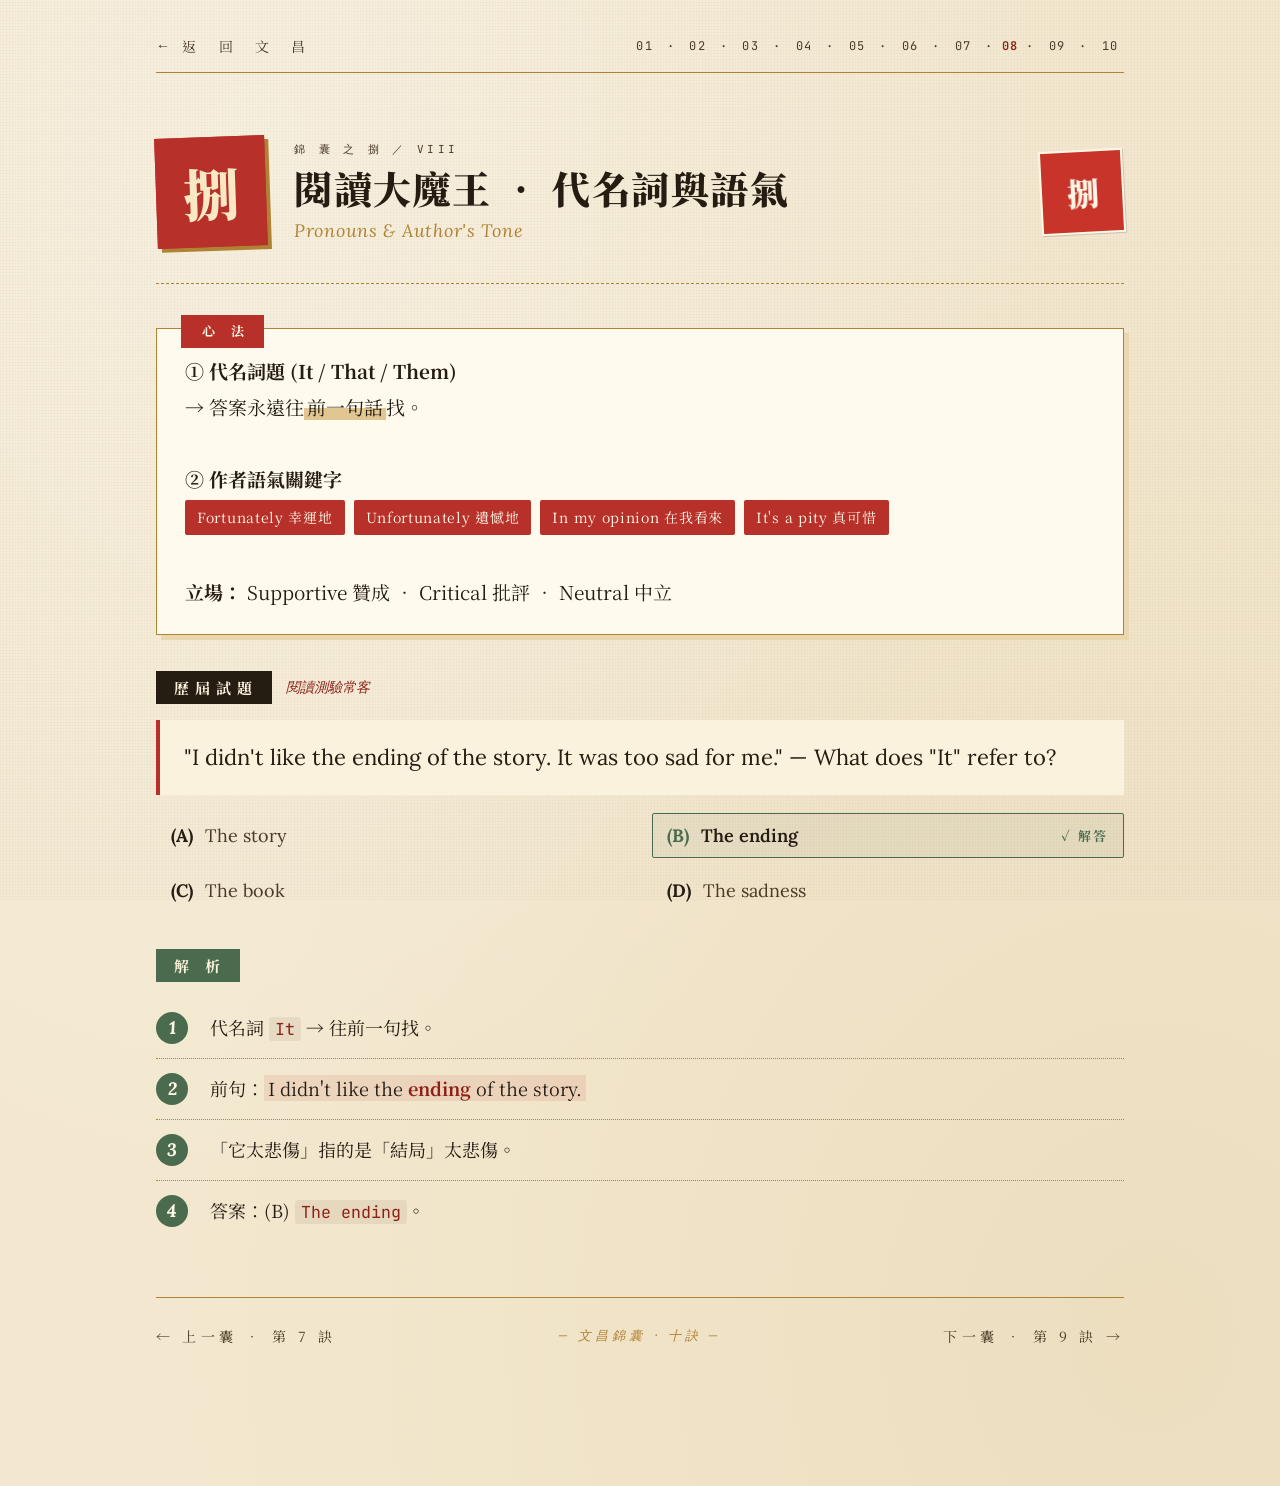
<file: tip-08.html>
<!DOCTYPE html>
<html lang="zh-Hant">
<head>
<meta charset="UTF-8">
<title>錦囊 捌 ‧ 閱讀大魔王 ‧ 代名詞與語氣</title>
<meta name="viewport" content="width=device-width,initial-scale=1">
<link rel="preconnect" href="https://fonts.googleapis.com">
<link rel="preconnect" href="https://fonts.gstatic.com" crossorigin>
<link href="https://fonts.googleapis.com/css2?family=Noto+Serif+TC:wght@400;600;700;900&family=Lora:ital,wght@0,400;0,600;1,400;1,600&family=JetBrains+Mono:wght@400;600&display=swap" rel="stylesheet">
<link rel="stylesheet" href="styles.css">
<style>
  body { padding-bottom: 80px; }
  .page { max-width: 1080px; margin: 0 auto; padding: 36px 56px 60px; position: relative; z-index: 1; }

  /* 頁眉 */
  .topbar {
    display: flex; justify-content: space-between; align-items: center;
    padding-bottom: 16px;
    border-bottom: 1px solid var(--gold);
    margin-bottom: 36px;
  }
  .home-link {
    font-family: "Noto Serif TC", serif;
    font-size: 14px;
    color: var(--ink-soft);
    letter-spacing: 0.3em;
    text-decoration: none;
    display: inline-flex; align-items: center; gap: 8px;
  }
  .home-link:hover { color: var(--vermilion-deep); }
  .home-link::before { content: "←"; font-family: serif; }
  .pager {
    font-family: "JetBrains Mono", monospace;
    font-size: 12px;
    color: var(--ink-soft);
    letter-spacing: 0.1em;
  }
  .pager a { color: var(--ink-soft); margin: 0 6px; }
  .pager a:hover { color: var(--vermilion-deep); }
  .pager .cur { color: var(--vermilion-deep); font-weight: 600; }

  /* 主標 */
  .hero-tip {
    display: grid;
    grid-template-columns: 110px 1fr auto;
    gap: 28px;
    align-items: center;
    margin-bottom: 44px;
    padding: 28px 0 36px;
    border-bottom: 1px dashed var(--gold);
  }
  .big-num {
    display: grid;
    place-items: center;
    width: 110px; height: 110px;
    border: 2px solid var(--vermilion);
    background: var(--vermilion);
    color: #f8e9c4;
    font-family: "Noto Serif TC", serif;
    font-weight: 900;
    font-size: 56px;
    line-height: 1;
    box-shadow: 4px 4px 0 var(--gold);
    transform: rotate(-2deg);
  }
  .titles h1 {
    margin: 0 0 8px;
    font-family: "Noto Serif TC", serif;
    font-weight: 900;
    font-size: 38px;
    letter-spacing: 0.04em;
    line-height: 1.2;
    color: var(--ink);
  }
  .titles .en {
    font-family: "Lora", serif;
    font-style: italic;
    font-size: 18px;
    color: var(--gold);
    letter-spacing: 0.04em;
  }
  .titles .crumb {
    font-family: "JetBrains Mono", monospace;
    font-size: 11px;
    color: var(--ink-soft);
    letter-spacing: 0.3em;
    margin-bottom: 8px;
  }

  /* 區塊 */
  .block { margin-bottom: 36px; }
  .block-head {
    display: flex;
    align-items: center;
    gap: 14px;
    margin-bottom: 16px;
  }
  .block-tag {
    background: var(--ink);
    color: var(--paper-soft);
    font-family: "Noto Serif TC", serif;
    font-weight: 700;
    font-size: 15px;
    letter-spacing: 0.4em;
    padding: 6px 14px 6px 18px;
  }
  .block-tag.tag-jade { background: var(--jade); }
  .block-yr {
    font-family: "Lora", serif;
    font-style: italic;
    font-size: 14px;
    color: var(--vermilion-deep);
  }

  /* 心法 box */
  .method-box {
    background: #fffaee;
    border: 1px solid var(--gold);
    box-shadow: 5px 5px 0 var(--paper-deep);
    padding: 24px 28px;
    font-family: "Noto Serif TC", serif;
    font-size: 19px;
    line-height: 1.9;
    color: var(--ink);
    position: relative;
  }
  .method-box::before {
    content: "心 法";
    position: absolute;
    top: -14px; left: 24px;
    background: var(--vermilion);
    color: #fff8e6;
    padding: 4px 14px;
    font-weight: 700;
    font-size: 13px;
    letter-spacing: 0.5em;
    text-indent: 0.5em;
  }
  mark {
    background: linear-gradient(transparent 55%, rgba(212,176,106,0.7) 55%);
    color: var(--ink);
    padding: 0 3px;
  }
  code {
    font-family: "JetBrains Mono", monospace;
    background: rgba(74,58,38,0.08);
    color: var(--vermilion-deep);
    padding: 1px 6px;
    border-radius: 3px;
    font-size: 0.92em;
  }

  /* 表格 */
  .rule-tab {
    width: 100%;
    border-collapse: collapse;
    margin: 10px 0;
    font-size: 17px;
  }
  .rule-tab th {
    background: var(--ink);
    color: var(--paper-soft);
    padding: 8px 12px;
    text-align: left;
    font-weight: 700;
    letter-spacing: 0.2em;
  }
  .rule-tab td {
    padding: 8px 12px;
    border-bottom: 1px dotted var(--gold);
  }
  .rule-tab td:first-child {
    font-weight: 700;
    color: var(--vermilion-deep);
    width: 80px;
  }

  /* Chip */
  .chip {
    display: inline-block;
    background: var(--vermilion);
    color: #fff8e6;
    padding: 4px 12px;
    margin: 3px 4px 3px 0;
    font-size: 14px;
    letter-spacing: 0.05em;
    border-radius: 2px;
  }
  .hint {
    margin-top: 12px;
    font-size: 16px;
    color: var(--vermilion-deep);
    font-style: italic;
  }
  .big-that {
    display: inline-block;
    font-family: "Lora", serif;
    font-style: italic;
    font-size: 30px;
    color: var(--vermilion);
    font-weight: 700;
    vertical-align: middle;
    margin: 0 6px;
  }

  /* 試題 */
  .quiz {
    background: var(--paper-soft);
    border-left: 4px solid var(--vermilion);
    padding: 20px 24px;
    font-family: "Lora", "Noto Serif TC", serif;
    font-size: 22px;
    line-height: 1.6;
    color: var(--ink);
    margin: 0 0 18px;
  }
  .blank {
    display: inline-block;
    border-bottom: 2px solid var(--vermilion);
    min-width: 100px;
    text-align: center;
    margin: 0 6px;
    color: var(--vermilion);
  }
  .options {
    list-style: none;
    margin: 0; padding: 0;
    display: grid;
    grid-template-columns: 1fr 1fr;
    gap: 10px 24px;
  }
  .opt {
    font-family: "Lora", "Noto Serif TC", serif;
    font-size: 18px;
    color: var(--ink-soft);
    padding: 10px 14px;
    border: 1px solid transparent;
    border-radius: 2px;
    display: flex;
    align-items: center;
    gap: 12px;
  }
  .opt-k {
    font-weight: 700;
    color: var(--ink);
    font-family: "Lora", serif;
  }
  .opt.correct {
    border: 1px solid var(--jade);
    background: rgba(74,107,77,0.06);
    color: var(--ink);
    font-weight: 600;
  }
  .opt.correct .opt-k { color: var(--jade); }
  .opt-mark {
    margin-left: auto;
    font-family: "Noto Serif TC", serif;
    font-size: 13px;
    color: var(--jade);
    letter-spacing: 0.2em;
    font-weight: 700;
  }

  /* 解析 */
  .steps {
    list-style: none;
    margin: 0; padding: 0;
    counter-reset: step;
  }
  .steps li {
    display: grid;
    grid-template-columns: 36px 1fr;
    gap: 18px;
    padding: 14px 0;
    border-bottom: 1px dotted var(--gold);
    font-size: 18px;
    line-height: 1.7;
  }
  .steps li:last-child { border-bottom: 0; }
  .step-n {
    display: grid; place-items: center;
    width: 32px; height: 32px;
    background: var(--jade);
    color: #fff8e6;
    font-family: "Lora", serif;
    font-style: italic;
    font-weight: 700;
    border-radius: 50%;
  }
  .step-t em { font-style: normal; background: rgba(184,48,42,0.10); padding: 0 4px; }
  .step-t strong { color: var(--vermilion-deep); }

  /* 字義變身專用 */
  .word-grid {
    display: grid;
    grid-template-columns: repeat(2, 1fr);
    gap: 18px;
  }
  .wordcard {
    background: #fffaee;
    border: 1px solid var(--gold);
    box-shadow: 4px 4px 0 var(--paper-deep);
    padding: 18px 20px;
  }
  .wordcard-top {
    display: flex;
    justify-content: space-between;
    align-items: baseline;
    margin-bottom: 12px;
    padding-bottom: 10px;
    border-bottom: 1px dotted var(--gold);
  }
  .word {
    font-family: "Lora", serif;
    font-style: italic;
    font-weight: 700;
    font-size: 32px;
    color: var(--vermilion);
  }
  .word-yr {
    font-family: "JetBrains Mono", monospace;
    font-size: 11px;
    color: var(--ink-soft);
    letter-spacing: 0.15em;
  }
  .word-row {
    display: grid;
    grid-template-columns: 70px 1fr;
    gap: 12px;
    font-size: 15px;
    padding: 4px 0;
  }
  .word-row .lbl {
    font-family: "Noto Serif TC", serif;
    font-weight: 700;
    color: var(--ink-soft);
    letter-spacing: 0.2em;
  }
  .word-row.twist .lbl { color: var(--vermilion-deep); }
  .word-row.twist .val { color: var(--ink); font-weight: 600; }
  .word-ex {
    margin: 10px 0 0;
    padding: 10px 12px;
    background: var(--paper);
    font-family: "Lora", serif;
    font-style: italic;
    font-size: 14px;
    color: var(--ink);
    line-height: 1.5;
    border-left: 3px solid var(--gold);
  }
  .word-ex strong { color: var(--vermilion); font-style: normal; }

  /* 頁腳 */
  .nav-bottom {
    display: flex;
    justify-content: space-between;
    align-items: center;
    margin-top: 56px;
    padding-top: 28px;
    border-top: 1px solid var(--gold);
  }
  .nav-bottom a {
    font-family: "Noto Serif TC", serif;
    font-size: 14px;
    color: var(--ink-soft);
    letter-spacing: 0.3em;
    text-decoration: none;
    transition: color .2s;
  }
  .nav-bottom a:hover { color: var(--vermilion-deep); }
  .nav-bottom .home {
    font-family: "Lora", serif;
    font-style: italic;
    font-size: 13px;
    color: var(--gold);
  }
</style>
</head>
<body>

<div class="page" data-screen-label="08 閱讀大魔王 ‧ 代名詞與語氣">

  <div class="topbar">
    <a class="home-link" href="index.html">返　回　文　昌</a>
    <div class="pager">
      <a href="tip-01.html">01</a> · <a href="tip-02.html">02</a> · <a href="tip-03.html">03</a> · <a href="tip-04.html">04</a> · <a href="tip-05.html">05</a> · <a href="tip-06.html">06</a> · <a href="tip-07.html">07</a> · <span class="cur">08</span> · <a href="tip-09.html">09</a> · <a href="tip-10.html">10</a>
    </div>
  </div>

  <div class="hero-tip">
    <div class="big-num">捌</div>
    <div class="titles">
      <div class="crumb">錦  囊  之  捌  ／  VIII</div>
      <h1>閱讀大魔王 ‧ 代名詞與語氣</h1>
      <div class="en">Pronouns & Author's Tone</div>
    </div>
    <div class="seal seal-lg">捌</div>
  </div>

  <section class="block">
    <div class="method-box"><strong>① 代名詞題 (It / That / Them)</strong><br/>
      → 答案永遠往<mark>前一句話</mark>找。<br/><br/>
      <strong>② 作者語氣關鍵字</strong><br/>
      <span class="chip">Fortunately 幸運地</span>
      <span class="chip">Unfortunately 遺憾地</span>
      <span class="chip">In my opinion 在我看來</span>
      <span class="chip">It's a pity 真可惜</span><br/><br/>
      <strong>立場：</strong> Supportive 贊成 ‧ Critical 批評 ‧ Neutral 中立</div>
  </section>

  
    <section class="block quiz-block">
      <div class="block-head">
        <span class="block-tag">歷屆試題</span>
        <span class="block-yr">閱讀測驗常客</span>
      </div>
      <p class="quiz">
        "I didn't like the ending of the story. It was too sad for me." — What does "It" refer to?
      </p>
      <ul class="options">
    <li class="opt ">
      <span class="opt-k">(A)</span>
      <span class="opt-t">The story</span>
      
    </li>
    <li class="opt correct">
      <span class="opt-k">(B)</span>
      <span class="opt-t">The ending</span>
      <span class="opt-mark">✓ 解答</span>
    </li>
    <li class="opt ">
      <span class="opt-k">(C)</span>
      <span class="opt-t">The book</span>
      
    </li>
    <li class="opt ">
      <span class="opt-k">(D)</span>
      <span class="opt-t">The sadness</span>
      
    </li></ul>
    </section>
  
    <section class="block">
      <div class="block-head">
        <span class="block-tag tag-jade">解 析</span>
      </div>
      <ol class="steps"><li><span class="step-n">1</span><span class="step-t">代名詞 <code>It</code> → 往前一句找。</span></li><li><span class="step-n">2</span><span class="step-t">前句：<em>I didn't like the <strong>ending</strong> of the story.</em></span></li><li><span class="step-n">3</span><span class="step-t">「它太悲傷」指的是「結局」太悲傷。</span></li><li><span class="step-n">4</span><span class="step-t">答案：(B) <code>The ending</code>。</span></li></ol>
    </section>
  

  <nav class="nav-bottom">
    <a href="tip-07.html">← 上一囊 ‧ 第 7 訣</a>
    <a class="home" href="index.html">— 文昌錦囊 ‧ 十訣 —</a>
    <a href="tip-09.html">下一囊 ‧ 第 9 訣 →</a>
  </nav>

</div>
</body>
</html>
</file>
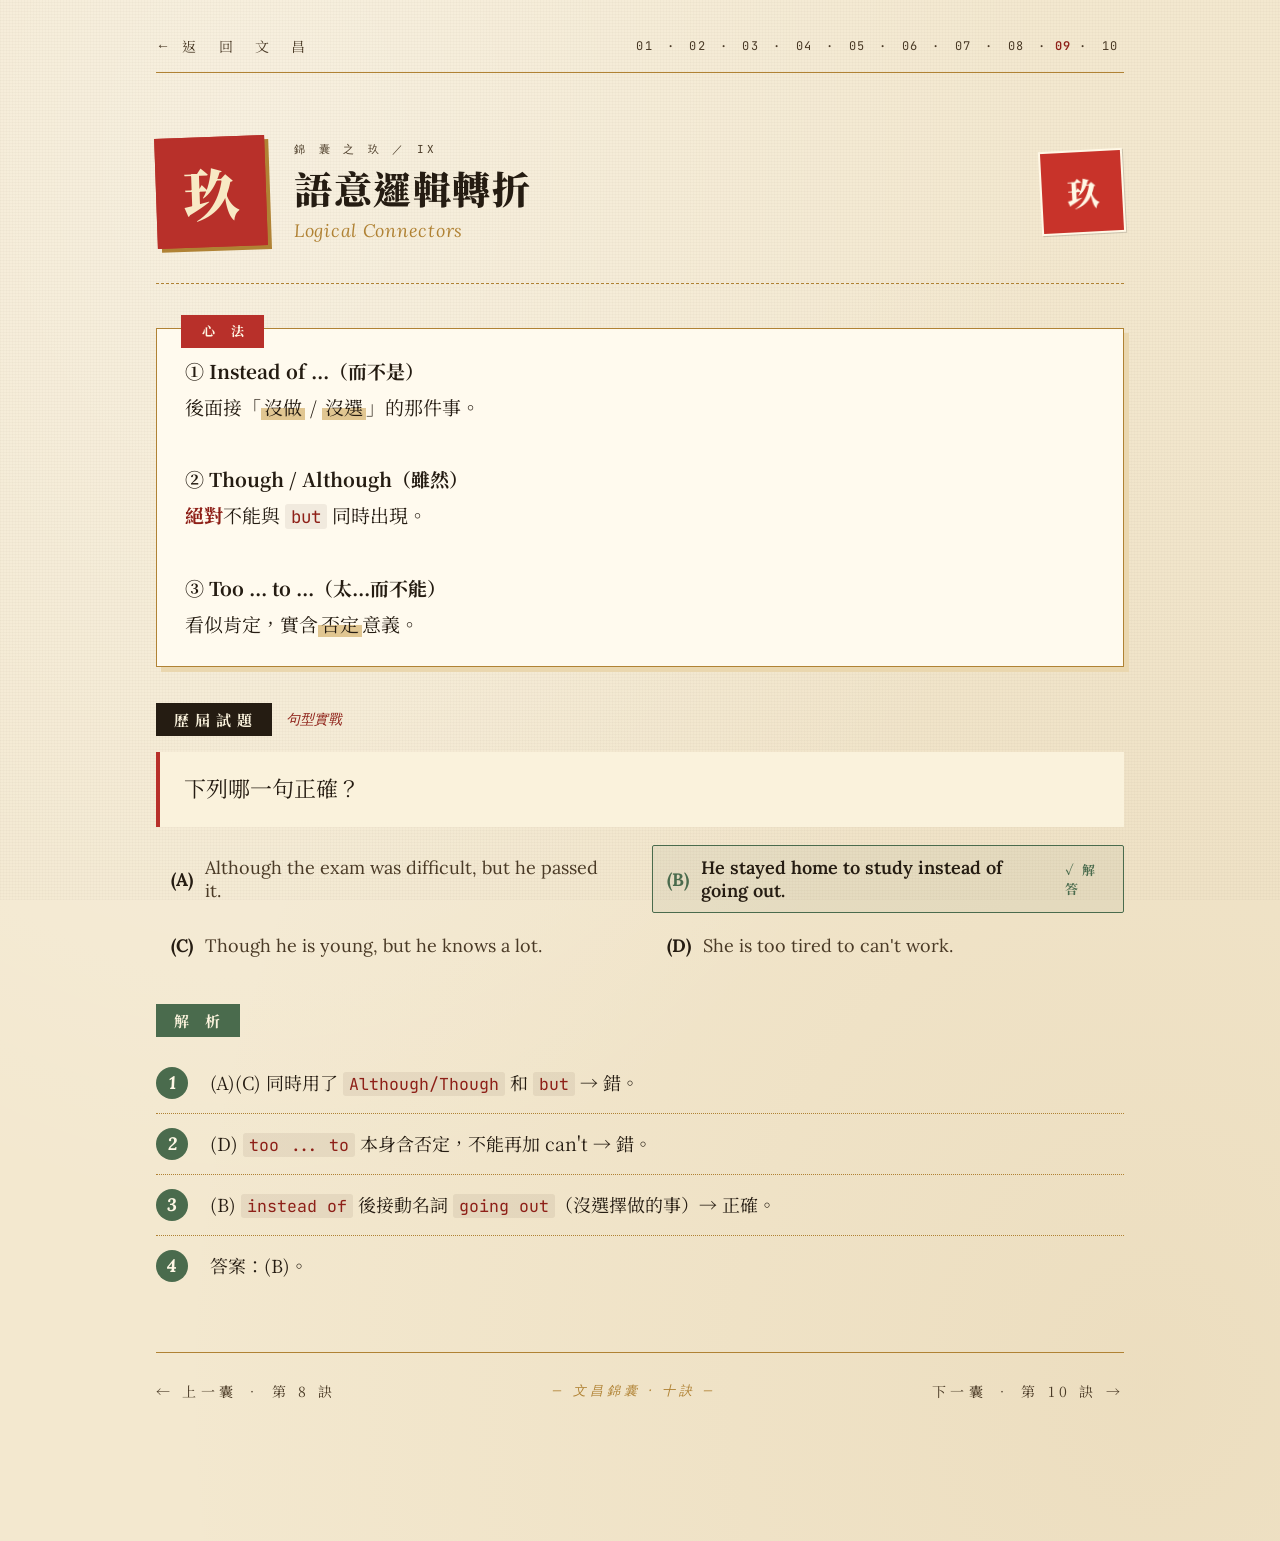
<file: tip-09.html>
<!DOCTYPE html>
<html lang="zh-Hant">
<head>
<meta charset="UTF-8">
<title>錦囊 玖 ‧ 語意邏輯轉折</title>
<meta name="viewport" content="width=device-width,initial-scale=1">
<link rel="preconnect" href="https://fonts.googleapis.com">
<link rel="preconnect" href="https://fonts.gstatic.com" crossorigin>
<link href="https://fonts.googleapis.com/css2?family=Noto+Serif+TC:wght@400;600;700;900&family=Lora:ital,wght@0,400;0,600;1,400;1,600&family=JetBrains+Mono:wght@400;600&display=swap" rel="stylesheet">
<link rel="stylesheet" href="styles.css">
<style>
  body { padding-bottom: 80px; }
  .page { max-width: 1080px; margin: 0 auto; padding: 36px 56px 60px; position: relative; z-index: 1; }

  /* 頁眉 */
  .topbar {
    display: flex; justify-content: space-between; align-items: center;
    padding-bottom: 16px;
    border-bottom: 1px solid var(--gold);
    margin-bottom: 36px;
  }
  .home-link {
    font-family: "Noto Serif TC", serif;
    font-size: 14px;
    color: var(--ink-soft);
    letter-spacing: 0.3em;
    text-decoration: none;
    display: inline-flex; align-items: center; gap: 8px;
  }
  .home-link:hover { color: var(--vermilion-deep); }
  .home-link::before { content: "←"; font-family: serif; }
  .pager {
    font-family: "JetBrains Mono", monospace;
    font-size: 12px;
    color: var(--ink-soft);
    letter-spacing: 0.1em;
  }
  .pager a { color: var(--ink-soft); margin: 0 6px; }
  .pager a:hover { color: var(--vermilion-deep); }
  .pager .cur { color: var(--vermilion-deep); font-weight: 600; }

  /* 主標 */
  .hero-tip {
    display: grid;
    grid-template-columns: 110px 1fr auto;
    gap: 28px;
    align-items: center;
    margin-bottom: 44px;
    padding: 28px 0 36px;
    border-bottom: 1px dashed var(--gold);
  }
  .big-num {
    display: grid;
    place-items: center;
    width: 110px; height: 110px;
    border: 2px solid var(--vermilion);
    background: var(--vermilion);
    color: #f8e9c4;
    font-family: "Noto Serif TC", serif;
    font-weight: 900;
    font-size: 56px;
    line-height: 1;
    box-shadow: 4px 4px 0 var(--gold);
    transform: rotate(-2deg);
  }
  .titles h1 {
    margin: 0 0 8px;
    font-family: "Noto Serif TC", serif;
    font-weight: 900;
    font-size: 38px;
    letter-spacing: 0.04em;
    line-height: 1.2;
    color: var(--ink);
  }
  .titles .en {
    font-family: "Lora", serif;
    font-style: italic;
    font-size: 18px;
    color: var(--gold);
    letter-spacing: 0.04em;
  }
  .titles .crumb {
    font-family: "JetBrains Mono", monospace;
    font-size: 11px;
    color: var(--ink-soft);
    letter-spacing: 0.3em;
    margin-bottom: 8px;
  }

  /* 區塊 */
  .block { margin-bottom: 36px; }
  .block-head {
    display: flex;
    align-items: center;
    gap: 14px;
    margin-bottom: 16px;
  }
  .block-tag {
    background: var(--ink);
    color: var(--paper-soft);
    font-family: "Noto Serif TC", serif;
    font-weight: 700;
    font-size: 15px;
    letter-spacing: 0.4em;
    padding: 6px 14px 6px 18px;
  }
  .block-tag.tag-jade { background: var(--jade); }
  .block-yr {
    font-family: "Lora", serif;
    font-style: italic;
    font-size: 14px;
    color: var(--vermilion-deep);
  }

  /* 心法 box */
  .method-box {
    background: #fffaee;
    border: 1px solid var(--gold);
    box-shadow: 5px 5px 0 var(--paper-deep);
    padding: 24px 28px;
    font-family: "Noto Serif TC", serif;
    font-size: 19px;
    line-height: 1.9;
    color: var(--ink);
    position: relative;
  }
  .method-box::before {
    content: "心 法";
    position: absolute;
    top: -14px; left: 24px;
    background: var(--vermilion);
    color: #fff8e6;
    padding: 4px 14px;
    font-weight: 700;
    font-size: 13px;
    letter-spacing: 0.5em;
    text-indent: 0.5em;
  }
  mark {
    background: linear-gradient(transparent 55%, rgba(212,176,106,0.7) 55%);
    color: var(--ink);
    padding: 0 3px;
  }
  code {
    font-family: "JetBrains Mono", monospace;
    background: rgba(74,58,38,0.08);
    color: var(--vermilion-deep);
    padding: 1px 6px;
    border-radius: 3px;
    font-size: 0.92em;
  }

  /* 表格 */
  .rule-tab {
    width: 100%;
    border-collapse: collapse;
    margin: 10px 0;
    font-size: 17px;
  }
  .rule-tab th {
    background: var(--ink);
    color: var(--paper-soft);
    padding: 8px 12px;
    text-align: left;
    font-weight: 700;
    letter-spacing: 0.2em;
  }
  .rule-tab td {
    padding: 8px 12px;
    border-bottom: 1px dotted var(--gold);
  }
  .rule-tab td:first-child {
    font-weight: 700;
    color: var(--vermilion-deep);
    width: 80px;
  }

  /* Chip */
  .chip {
    display: inline-block;
    background: var(--vermilion);
    color: #fff8e6;
    padding: 4px 12px;
    margin: 3px 4px 3px 0;
    font-size: 14px;
    letter-spacing: 0.05em;
    border-radius: 2px;
  }
  .hint {
    margin-top: 12px;
    font-size: 16px;
    color: var(--vermilion-deep);
    font-style: italic;
  }
  .big-that {
    display: inline-block;
    font-family: "Lora", serif;
    font-style: italic;
    font-size: 30px;
    color: var(--vermilion);
    font-weight: 700;
    vertical-align: middle;
    margin: 0 6px;
  }

  /* 試題 */
  .quiz {
    background: var(--paper-soft);
    border-left: 4px solid var(--vermilion);
    padding: 20px 24px;
    font-family: "Lora", "Noto Serif TC", serif;
    font-size: 22px;
    line-height: 1.6;
    color: var(--ink);
    margin: 0 0 18px;
  }
  .blank {
    display: inline-block;
    border-bottom: 2px solid var(--vermilion);
    min-width: 100px;
    text-align: center;
    margin: 0 6px;
    color: var(--vermilion);
  }
  .options {
    list-style: none;
    margin: 0; padding: 0;
    display: grid;
    grid-template-columns: 1fr 1fr;
    gap: 10px 24px;
  }
  .opt {
    font-family: "Lora", "Noto Serif TC", serif;
    font-size: 18px;
    color: var(--ink-soft);
    padding: 10px 14px;
    border: 1px solid transparent;
    border-radius: 2px;
    display: flex;
    align-items: center;
    gap: 12px;
  }
  .opt-k {
    font-weight: 700;
    color: var(--ink);
    font-family: "Lora", serif;
  }
  .opt.correct {
    border: 1px solid var(--jade);
    background: rgba(74,107,77,0.06);
    color: var(--ink);
    font-weight: 600;
  }
  .opt.correct .opt-k { color: var(--jade); }
  .opt-mark {
    margin-left: auto;
    font-family: "Noto Serif TC", serif;
    font-size: 13px;
    color: var(--jade);
    letter-spacing: 0.2em;
    font-weight: 700;
  }

  /* 解析 */
  .steps {
    list-style: none;
    margin: 0; padding: 0;
    counter-reset: step;
  }
  .steps li {
    display: grid;
    grid-template-columns: 36px 1fr;
    gap: 18px;
    padding: 14px 0;
    border-bottom: 1px dotted var(--gold);
    font-size: 18px;
    line-height: 1.7;
  }
  .steps li:last-child { border-bottom: 0; }
  .step-n {
    display: grid; place-items: center;
    width: 32px; height: 32px;
    background: var(--jade);
    color: #fff8e6;
    font-family: "Lora", serif;
    font-style: italic;
    font-weight: 700;
    border-radius: 50%;
  }
  .step-t em { font-style: normal; background: rgba(184,48,42,0.10); padding: 0 4px; }
  .step-t strong { color: var(--vermilion-deep); }

  /* 字義變身專用 */
  .word-grid {
    display: grid;
    grid-template-columns: repeat(2, 1fr);
    gap: 18px;
  }
  .wordcard {
    background: #fffaee;
    border: 1px solid var(--gold);
    box-shadow: 4px 4px 0 var(--paper-deep);
    padding: 18px 20px;
  }
  .wordcard-top {
    display: flex;
    justify-content: space-between;
    align-items: baseline;
    margin-bottom: 12px;
    padding-bottom: 10px;
    border-bottom: 1px dotted var(--gold);
  }
  .word {
    font-family: "Lora", serif;
    font-style: italic;
    font-weight: 700;
    font-size: 32px;
    color: var(--vermilion);
  }
  .word-yr {
    font-family: "JetBrains Mono", monospace;
    font-size: 11px;
    color: var(--ink-soft);
    letter-spacing: 0.15em;
  }
  .word-row {
    display: grid;
    grid-template-columns: 70px 1fr;
    gap: 12px;
    font-size: 15px;
    padding: 4px 0;
  }
  .word-row .lbl {
    font-family: "Noto Serif TC", serif;
    font-weight: 700;
    color: var(--ink-soft);
    letter-spacing: 0.2em;
  }
  .word-row.twist .lbl { color: var(--vermilion-deep); }
  .word-row.twist .val { color: var(--ink); font-weight: 600; }
  .word-ex {
    margin: 10px 0 0;
    padding: 10px 12px;
    background: var(--paper);
    font-family: "Lora", serif;
    font-style: italic;
    font-size: 14px;
    color: var(--ink);
    line-height: 1.5;
    border-left: 3px solid var(--gold);
  }
  .word-ex strong { color: var(--vermilion); font-style: normal; }

  /* 頁腳 */
  .nav-bottom {
    display: flex;
    justify-content: space-between;
    align-items: center;
    margin-top: 56px;
    padding-top: 28px;
    border-top: 1px solid var(--gold);
  }
  .nav-bottom a {
    font-family: "Noto Serif TC", serif;
    font-size: 14px;
    color: var(--ink-soft);
    letter-spacing: 0.3em;
    text-decoration: none;
    transition: color .2s;
  }
  .nav-bottom a:hover { color: var(--vermilion-deep); }
  .nav-bottom .home {
    font-family: "Lora", serif;
    font-style: italic;
    font-size: 13px;
    color: var(--gold);
  }
</style>
</head>
<body>

<div class="page" data-screen-label="09 語意邏輯轉折">

  <div class="topbar">
    <a class="home-link" href="index.html">返　回　文　昌</a>
    <div class="pager">
      <a href="tip-01.html">01</a> · <a href="tip-02.html">02</a> · <a href="tip-03.html">03</a> · <a href="tip-04.html">04</a> · <a href="tip-05.html">05</a> · <a href="tip-06.html">06</a> · <a href="tip-07.html">07</a> · <a href="tip-08.html">08</a> · <span class="cur">09</span> · <a href="tip-10.html">10</a>
    </div>
  </div>

  <div class="hero-tip">
    <div class="big-num">玖</div>
    <div class="titles">
      <div class="crumb">錦  囊  之  玖  ／  IX</div>
      <h1>語意邏輯轉折</h1>
      <div class="en">Logical Connectors</div>
    </div>
    <div class="seal seal-lg">玖</div>
  </div>

  <section class="block">
    <div class="method-box"><strong>① Instead of ...（而不是）</strong><br/>
      後面接「<mark>沒做</mark> / <mark>沒選</mark>」的那件事。<br/><br/>
      <strong>② Though / Although（雖然）</strong><br/>
      <span style="color:var(--vermilion-deep);font-weight:700">絕對</span>不能與 <code>but</code> 同時出現。<br/><br/>
      <strong>③ Too ... to ...（太...而不能）</strong><br/>
      看似肯定，實含<mark>否定</mark>意義。</div>
  </section>

  
    <section class="block quiz-block">
      <div class="block-head">
        <span class="block-tag">歷屆試題</span>
        <span class="block-yr">句型實戰</span>
      </div>
      <p class="quiz">
        下列哪一句正確？
      </p>
      <ul class="options">
    <li class="opt ">
      <span class="opt-k">(A)</span>
      <span class="opt-t">Although the exam was difficult, but he passed it.</span>
      
    </li>
    <li class="opt correct">
      <span class="opt-k">(B)</span>
      <span class="opt-t">He stayed home to study instead of going out.</span>
      <span class="opt-mark">✓ 解答</span>
    </li>
    <li class="opt ">
      <span class="opt-k">(C)</span>
      <span class="opt-t">Though he is young, but he knows a lot.</span>
      
    </li>
    <li class="opt ">
      <span class="opt-k">(D)</span>
      <span class="opt-t">She is too tired to can't work.</span>
      
    </li></ul>
    </section>
  
    <section class="block">
      <div class="block-head">
        <span class="block-tag tag-jade">解 析</span>
      </div>
      <ol class="steps"><li><span class="step-n">1</span><span class="step-t">(A)(C) 同時用了 <code>Although/Though</code> 和 <code>but</code> → 錯。</span></li><li><span class="step-n">2</span><span class="step-t">(D) <code>too ... to</code> 本身含否定，不能再加 can't → 錯。</span></li><li><span class="step-n">3</span><span class="step-t">(B) <code>instead of</code> 後接動名詞 <code>going out</code>（沒選擇做的事）→ 正確。</span></li><li><span class="step-n">4</span><span class="step-t">答案：(B)。</span></li></ol>
    </section>
  

  <nav class="nav-bottom">
    <a href="tip-08.html">← 上一囊 ‧ 第 8 訣</a>
    <a class="home" href="index.html">— 文昌錦囊 ‧ 十訣 —</a>
    <a href="tip-10.html">下一囊 ‧ 第 10 訣 →</a>
  </nav>

</div>
</body>
</html>
</file>
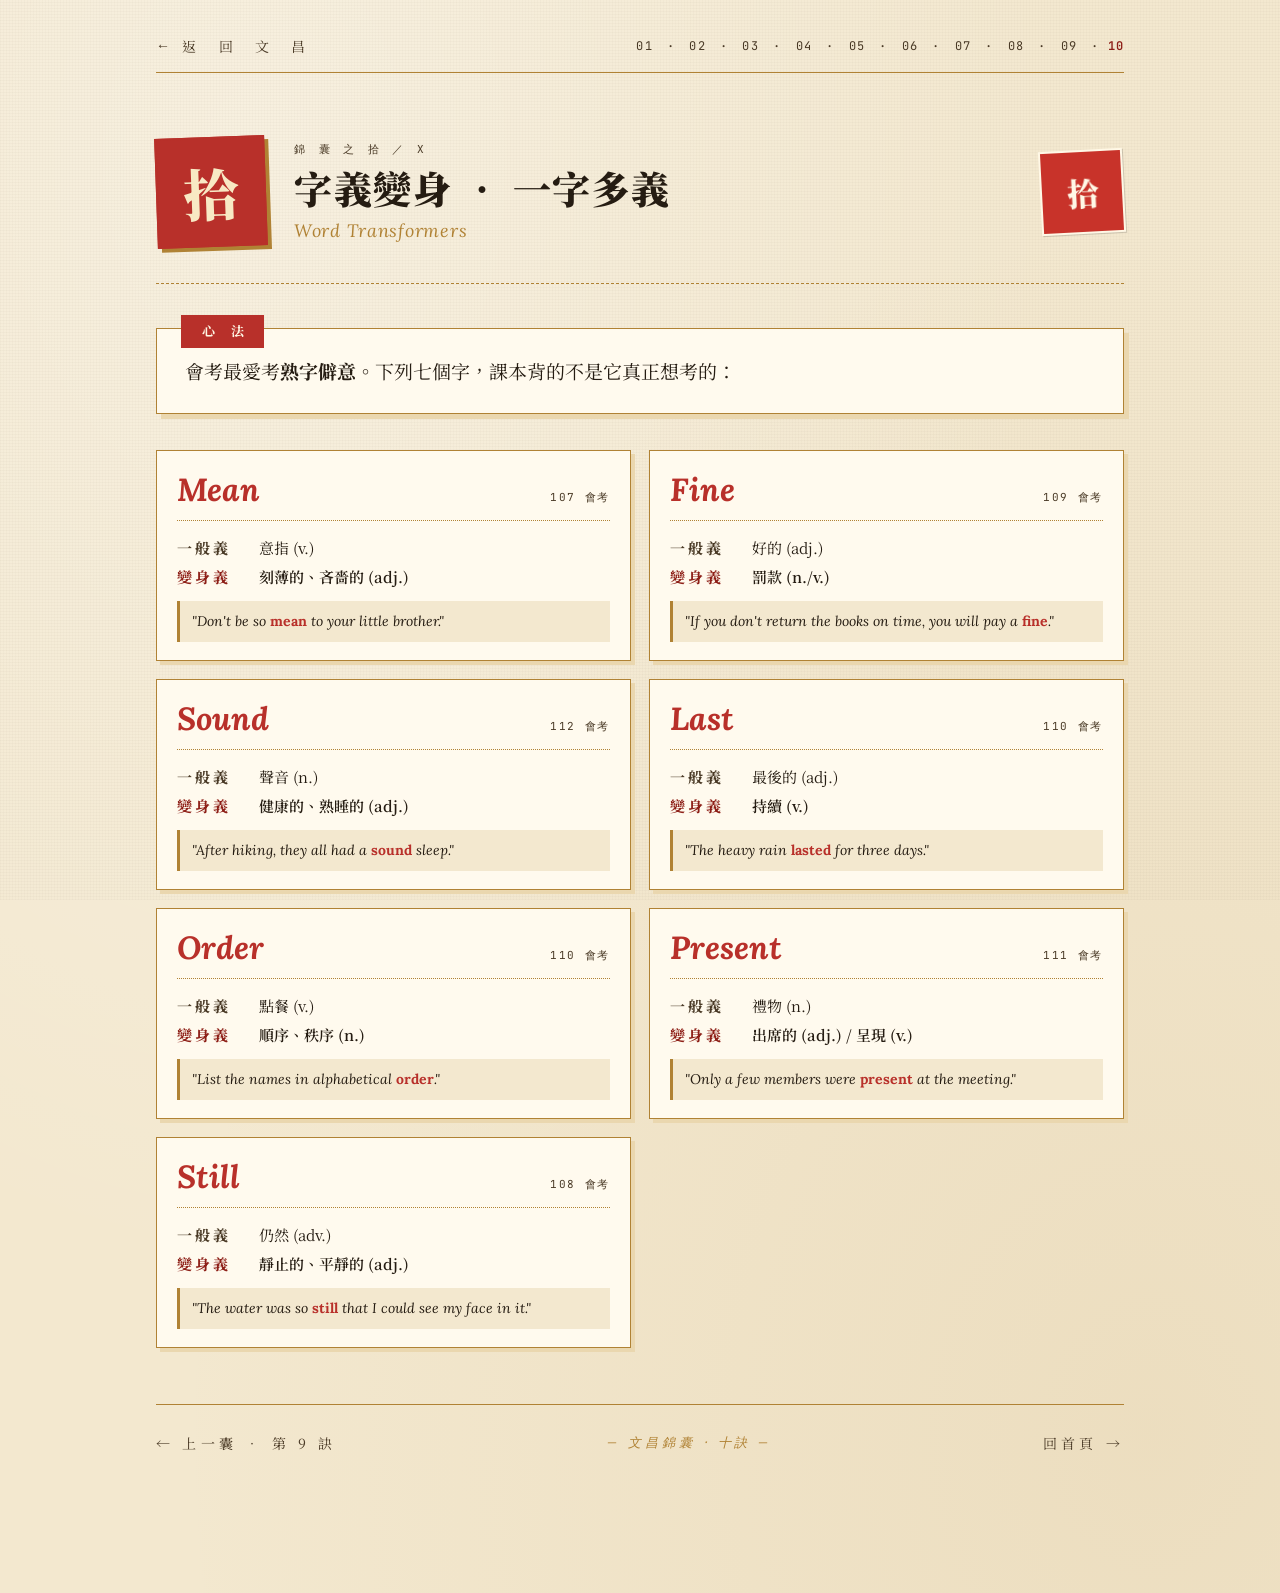
<file: tip-10.html>
<!DOCTYPE html>
<html lang="zh-Hant">
<head>
<meta charset="UTF-8">
<title>錦囊 拾 ‧ 字義變身 ‧ 一字多義</title>
<meta name="viewport" content="width=device-width,initial-scale=1">
<link rel="preconnect" href="https://fonts.googleapis.com">
<link rel="preconnect" href="https://fonts.gstatic.com" crossorigin>
<link href="https://fonts.googleapis.com/css2?family=Noto+Serif+TC:wght@400;600;700;900&family=Lora:ital,wght@0,400;0,600;1,400;1,600&family=JetBrains+Mono:wght@400;600&display=swap" rel="stylesheet">
<link rel="stylesheet" href="styles.css">
<style>
  body { padding-bottom: 80px; }
  .page { max-width: 1080px; margin: 0 auto; padding: 36px 56px 60px; position: relative; z-index: 1; }

  /* 頁眉 */
  .topbar {
    display: flex; justify-content: space-between; align-items: center;
    padding-bottom: 16px;
    border-bottom: 1px solid var(--gold);
    margin-bottom: 36px;
  }
  .home-link {
    font-family: "Noto Serif TC", serif;
    font-size: 14px;
    color: var(--ink-soft);
    letter-spacing: 0.3em;
    text-decoration: none;
    display: inline-flex; align-items: center; gap: 8px;
  }
  .home-link:hover { color: var(--vermilion-deep); }
  .home-link::before { content: "←"; font-family: serif; }
  .pager {
    font-family: "JetBrains Mono", monospace;
    font-size: 12px;
    color: var(--ink-soft);
    letter-spacing: 0.1em;
  }
  .pager a { color: var(--ink-soft); margin: 0 6px; }
  .pager a:hover { color: var(--vermilion-deep); }
  .pager .cur { color: var(--vermilion-deep); font-weight: 600; }

  /* 主標 */
  .hero-tip {
    display: grid;
    grid-template-columns: 110px 1fr auto;
    gap: 28px;
    align-items: center;
    margin-bottom: 44px;
    padding: 28px 0 36px;
    border-bottom: 1px dashed var(--gold);
  }
  .big-num {
    display: grid;
    place-items: center;
    width: 110px; height: 110px;
    border: 2px solid var(--vermilion);
    background: var(--vermilion);
    color: #f8e9c4;
    font-family: "Noto Serif TC", serif;
    font-weight: 900;
    font-size: 56px;
    line-height: 1;
    box-shadow: 4px 4px 0 var(--gold);
    transform: rotate(-2deg);
  }
  .titles h1 {
    margin: 0 0 8px;
    font-family: "Noto Serif TC", serif;
    font-weight: 900;
    font-size: 38px;
    letter-spacing: 0.04em;
    line-height: 1.2;
    color: var(--ink);
  }
  .titles .en {
    font-family: "Lora", serif;
    font-style: italic;
    font-size: 18px;
    color: var(--gold);
    letter-spacing: 0.04em;
  }
  .titles .crumb {
    font-family: "JetBrains Mono", monospace;
    font-size: 11px;
    color: var(--ink-soft);
    letter-spacing: 0.3em;
    margin-bottom: 8px;
  }

  /* 區塊 */
  .block { margin-bottom: 36px; }
  .block-head {
    display: flex;
    align-items: center;
    gap: 14px;
    margin-bottom: 16px;
  }
  .block-tag {
    background: var(--ink);
    color: var(--paper-soft);
    font-family: "Noto Serif TC", serif;
    font-weight: 700;
    font-size: 15px;
    letter-spacing: 0.4em;
    padding: 6px 14px 6px 18px;
  }
  .block-tag.tag-jade { background: var(--jade); }
  .block-yr {
    font-family: "Lora", serif;
    font-style: italic;
    font-size: 14px;
    color: var(--vermilion-deep);
  }

  /* 心法 box */
  .method-box {
    background: #fffaee;
    border: 1px solid var(--gold);
    box-shadow: 5px 5px 0 var(--paper-deep);
    padding: 24px 28px;
    font-family: "Noto Serif TC", serif;
    font-size: 19px;
    line-height: 1.9;
    color: var(--ink);
    position: relative;
  }
  .method-box::before {
    content: "心 法";
    position: absolute;
    top: -14px; left: 24px;
    background: var(--vermilion);
    color: #fff8e6;
    padding: 4px 14px;
    font-weight: 700;
    font-size: 13px;
    letter-spacing: 0.5em;
    text-indent: 0.5em;
  }
  mark {
    background: linear-gradient(transparent 55%, rgba(212,176,106,0.7) 55%);
    color: var(--ink);
    padding: 0 3px;
  }
  code {
    font-family: "JetBrains Mono", monospace;
    background: rgba(74,58,38,0.08);
    color: var(--vermilion-deep);
    padding: 1px 6px;
    border-radius: 3px;
    font-size: 0.92em;
  }

  /* 表格 */
  .rule-tab {
    width: 100%;
    border-collapse: collapse;
    margin: 10px 0;
    font-size: 17px;
  }
  .rule-tab th {
    background: var(--ink);
    color: var(--paper-soft);
    padding: 8px 12px;
    text-align: left;
    font-weight: 700;
    letter-spacing: 0.2em;
  }
  .rule-tab td {
    padding: 8px 12px;
    border-bottom: 1px dotted var(--gold);
  }
  .rule-tab td:first-child {
    font-weight: 700;
    color: var(--vermilion-deep);
    width: 80px;
  }

  /* Chip */
  .chip {
    display: inline-block;
    background: var(--vermilion);
    color: #fff8e6;
    padding: 4px 12px;
    margin: 3px 4px 3px 0;
    font-size: 14px;
    letter-spacing: 0.05em;
    border-radius: 2px;
  }
  .hint {
    margin-top: 12px;
    font-size: 16px;
    color: var(--vermilion-deep);
    font-style: italic;
  }
  .big-that {
    display: inline-block;
    font-family: "Lora", serif;
    font-style: italic;
    font-size: 30px;
    color: var(--vermilion);
    font-weight: 700;
    vertical-align: middle;
    margin: 0 6px;
  }

  /* 試題 */
  .quiz {
    background: var(--paper-soft);
    border-left: 4px solid var(--vermilion);
    padding: 20px 24px;
    font-family: "Lora", "Noto Serif TC", serif;
    font-size: 22px;
    line-height: 1.6;
    color: var(--ink);
    margin: 0 0 18px;
  }
  .blank {
    display: inline-block;
    border-bottom: 2px solid var(--vermilion);
    min-width: 100px;
    text-align: center;
    margin: 0 6px;
    color: var(--vermilion);
  }
  .options {
    list-style: none;
    margin: 0; padding: 0;
    display: grid;
    grid-template-columns: 1fr 1fr;
    gap: 10px 24px;
  }
  .opt {
    font-family: "Lora", "Noto Serif TC", serif;
    font-size: 18px;
    color: var(--ink-soft);
    padding: 10px 14px;
    border: 1px solid transparent;
    border-radius: 2px;
    display: flex;
    align-items: center;
    gap: 12px;
  }
  .opt-k {
    font-weight: 700;
    color: var(--ink);
    font-family: "Lora", serif;
  }
  .opt.correct {
    border: 1px solid var(--jade);
    background: rgba(74,107,77,0.06);
    color: var(--ink);
    font-weight: 600;
  }
  .opt.correct .opt-k { color: var(--jade); }
  .opt-mark {
    margin-left: auto;
    font-family: "Noto Serif TC", serif;
    font-size: 13px;
    color: var(--jade);
    letter-spacing: 0.2em;
    font-weight: 700;
  }

  /* 解析 */
  .steps {
    list-style: none;
    margin: 0; padding: 0;
    counter-reset: step;
  }
  .steps li {
    display: grid;
    grid-template-columns: 36px 1fr;
    gap: 18px;
    padding: 14px 0;
    border-bottom: 1px dotted var(--gold);
    font-size: 18px;
    line-height: 1.7;
  }
  .steps li:last-child { border-bottom: 0; }
  .step-n {
    display: grid; place-items: center;
    width: 32px; height: 32px;
    background: var(--jade);
    color: #fff8e6;
    font-family: "Lora", serif;
    font-style: italic;
    font-weight: 700;
    border-radius: 50%;
  }
  .step-t em { font-style: normal; background: rgba(184,48,42,0.10); padding: 0 4px; }
  .step-t strong { color: var(--vermilion-deep); }

  /* 字義變身專用 */
  .word-grid {
    display: grid;
    grid-template-columns: repeat(2, 1fr);
    gap: 18px;
  }
  .wordcard {
    background: #fffaee;
    border: 1px solid var(--gold);
    box-shadow: 4px 4px 0 var(--paper-deep);
    padding: 18px 20px;
  }
  .wordcard-top {
    display: flex;
    justify-content: space-between;
    align-items: baseline;
    margin-bottom: 12px;
    padding-bottom: 10px;
    border-bottom: 1px dotted var(--gold);
  }
  .word {
    font-family: "Lora", serif;
    font-style: italic;
    font-weight: 700;
    font-size: 32px;
    color: var(--vermilion);
  }
  .word-yr {
    font-family: "JetBrains Mono", monospace;
    font-size: 11px;
    color: var(--ink-soft);
    letter-spacing: 0.15em;
  }
  .word-row {
    display: grid;
    grid-template-columns: 70px 1fr;
    gap: 12px;
    font-size: 15px;
    padding: 4px 0;
  }
  .word-row .lbl {
    font-family: "Noto Serif TC", serif;
    font-weight: 700;
    color: var(--ink-soft);
    letter-spacing: 0.2em;
  }
  .word-row.twist .lbl { color: var(--vermilion-deep); }
  .word-row.twist .val { color: var(--ink); font-weight: 600; }
  .word-ex {
    margin: 10px 0 0;
    padding: 10px 12px;
    background: var(--paper);
    font-family: "Lora", serif;
    font-style: italic;
    font-size: 14px;
    color: var(--ink);
    line-height: 1.5;
    border-left: 3px solid var(--gold);
  }
  .word-ex strong { color: var(--vermilion); font-style: normal; }

  /* 頁腳 */
  .nav-bottom {
    display: flex;
    justify-content: space-between;
    align-items: center;
    margin-top: 56px;
    padding-top: 28px;
    border-top: 1px solid var(--gold);
  }
  .nav-bottom a {
    font-family: "Noto Serif TC", serif;
    font-size: 14px;
    color: var(--ink-soft);
    letter-spacing: 0.3em;
    text-decoration: none;
    transition: color .2s;
  }
  .nav-bottom a:hover { color: var(--vermilion-deep); }
  .nav-bottom .home {
    font-family: "Lora", serif;
    font-style: italic;
    font-size: 13px;
    color: var(--gold);
  }
</style>
</head>
<body>

<div class="page" data-screen-label="10 字義變身 ‧ 一字多義">

  <div class="topbar">
    <a class="home-link" href="index.html">返　回　文　昌</a>
    <div class="pager">
      <a href="tip-01.html">01</a> · <a href="tip-02.html">02</a> · <a href="tip-03.html">03</a> · <a href="tip-04.html">04</a> · <a href="tip-05.html">05</a> · <a href="tip-06.html">06</a> · <a href="tip-07.html">07</a> · <a href="tip-08.html">08</a> · <a href="tip-09.html">09</a> · <span class="cur">10</span>
    </div>
  </div>

  <div class="hero-tip">
    <div class="big-num">拾</div>
    <div class="titles">
      <div class="crumb">錦  囊  之  拾  ／  X</div>
      <h1>字義變身 ‧ 一字多義</h1>
      <div class="en">Word Transformers</div>
    </div>
    <div class="seal seal-lg">拾</div>
  </div>

  <section class="block">
    <div class="method-box">會考最愛考<strong>熟字僻意</strong>。下列七個字，課本背的不是它真正想考的：</div>
  </section>

  
  
  <section class="block"><div class="word-grid">
    <div class="wordcard">
      <div class="wordcard-top">
        <span class="word">Mean</span>
        <span class="word-yr">107 會考</span>
      </div>
      <div class="word-row"><span class="lbl">一般義</span><span class="val">意指 (v.)</span></div>
      <div class="word-row twist"><span class="lbl">變身義</span><span class="val">刻薄的、吝嗇的 (adj.)</span></div>
      <p class="word-ex">"Don't be so <strong>mean</strong> to your little brother."</p>
    </div>
  
    <div class="wordcard">
      <div class="wordcard-top">
        <span class="word">Fine</span>
        <span class="word-yr">109 會考</span>
      </div>
      <div class="word-row"><span class="lbl">一般義</span><span class="val">好的 (adj.)</span></div>
      <div class="word-row twist"><span class="lbl">變身義</span><span class="val">罰款 (n./v.)</span></div>
      <p class="word-ex">"If you don't return the books on time, you will pay a <strong>fine</strong>."</p>
    </div>
  
    <div class="wordcard">
      <div class="wordcard-top">
        <span class="word">Sound</span>
        <span class="word-yr">112 會考</span>
      </div>
      <div class="word-row"><span class="lbl">一般義</span><span class="val">聲音 (n.)</span></div>
      <div class="word-row twist"><span class="lbl">變身義</span><span class="val">健康的、熟睡的 (adj.)</span></div>
      <p class="word-ex">"After hiking, they all had a <strong>sound</strong> sleep."</p>
    </div>
  
    <div class="wordcard">
      <div class="wordcard-top">
        <span class="word">Last</span>
        <span class="word-yr">110 會考</span>
      </div>
      <div class="word-row"><span class="lbl">一般義</span><span class="val">最後的 (adj.)</span></div>
      <div class="word-row twist"><span class="lbl">變身義</span><span class="val">持續 (v.)</span></div>
      <p class="word-ex">"The heavy rain <strong>lasted</strong> for three days."</p>
    </div>
  
    <div class="wordcard">
      <div class="wordcard-top">
        <span class="word">Order</span>
        <span class="word-yr">110 會考</span>
      </div>
      <div class="word-row"><span class="lbl">一般義</span><span class="val">點餐 (v.)</span></div>
      <div class="word-row twist"><span class="lbl">變身義</span><span class="val">順序、秩序 (n.)</span></div>
      <p class="word-ex">"List the names in alphabetical <strong>order</strong>."</p>
    </div>
  
    <div class="wordcard">
      <div class="wordcard-top">
        <span class="word">Present</span>
        <span class="word-yr">111 會考</span>
      </div>
      <div class="word-row"><span class="lbl">一般義</span><span class="val">禮物 (n.)</span></div>
      <div class="word-row twist"><span class="lbl">變身義</span><span class="val">出席的 (adj.) / 呈現 (v.)</span></div>
      <p class="word-ex">"Only a few members were <strong>present</strong> at the meeting."</p>
    </div>
  
    <div class="wordcard">
      <div class="wordcard-top">
        <span class="word">Still</span>
        <span class="word-yr">108 會考</span>
      </div>
      <div class="word-row"><span class="lbl">一般義</span><span class="val">仍然 (adv.)</span></div>
      <div class="word-row twist"><span class="lbl">變身義</span><span class="val">靜止的、平靜的 (adj.)</span></div>
      <p class="word-ex">"The water was so <strong>still</strong> that I could see my face in it."</p>
    </div>
  </div></section>

  <nav class="nav-bottom">
    <a href="tip-09.html">← 上一囊 ‧ 第 9 訣</a>
    <a class="home" href="index.html">— 文昌錦囊 ‧ 十訣 —</a>
    <a href="index.html">回首頁 →</a>
  </nav>

</div>
</body>
</html>
</file>
<file: styles.css>
/* 文昌錦囊 — 共用樣式 */
:root {
  --paper:        #f3e8cf;
  --paper-deep:   #ead7af;
  --paper-soft:   #faf2dc;
  --ink:          #251c12;
  --ink-soft:     #4a3a26;
  --vermilion:    #b8302a;
  --vermilion-deep:#8e2018;
  --gold:         #b08234;
  --gold-soft:    #d4b06a;
  --jade:         #4a6b4d;
  --seal-red:     #c8332a;
}

* { box-sizing: border-box; }
html, body { margin: 0; padding: 0; }
body {
  font-family: "Noto Serif TC", "PingFang TC", "Songti TC", serif;
  background: var(--paper);
  color: var(--ink);
  min-height: 100vh;
  -webkit-font-smoothing: antialiased;
  background-image:
    radial-gradient(ellipse at 20% 10%, rgba(255,255,255,0.35), transparent 55%),
    radial-gradient(ellipse at 90% 90%, rgba(176,130,52,0.10), transparent 60%);
}

/* 宣紙紋理（細微噪點） */
body::before {
  content: "";
  position: fixed; inset: 0;
  pointer-events: none;
  background-image:
    repeating-linear-gradient(0deg, rgba(74,58,38,0.025) 0 1px, transparent 1px 3px),
    repeating-linear-gradient(90deg, rgba(74,58,38,0.020) 0 1px, transparent 1px 3px);
  mix-blend-mode: multiply;
  z-index: 0;
}

a { color: var(--vermilion-deep); text-decoration: none; }

/* 邊框：仿古卷軸內框 */
.scroll-frame {
  border: 1px solid var(--gold);
  outline: 1px solid var(--gold);
  outline-offset: 6px;
  position: relative;
}

/* 印章 */
.seal {
  display: inline-grid;
  place-items: center;
  width: 56px; height: 56px;
  background: var(--seal-red);
  color: #fff8e6;
  font-family: "Noto Serif TC", serif;
  font-weight: 900;
  font-size: 22px;
  letter-spacing: -2px;
  line-height: 1;
  transform: rotate(-3deg);
  box-shadow: inset 0 0 0 2px #fff8e6, inset 0 0 0 3px var(--seal-red);
  filter: drop-shadow(1px 1px 0 rgba(0,0,0,0.15));
}
.seal-lg { width: 84px; height: 84px; font-size: 32px; }

/* 直書 */
.vertical {
  writing-mode: vertical-rl;
  text-orientation: upright;
  letter-spacing: 0.2em;
}

/* 標題 */
.title-cn {
  font-family: "Noto Serif TC", serif;
  font-weight: 900;
  letter-spacing: 0.08em;
}
.title-en {
  font-family: "Lora", "Cormorant Garamond", Georgia, serif;
  font-style: italic;
}
.mono {
  font-family: "JetBrains Mono", "IBM Plex Mono", ui-monospace, monospace;
}

/* 共用按鈕（返回首頁） */
.back-btn {
  display: inline-flex;
  align-items: center;
  gap: 8px;
  padding: 10px 18px;
  background: transparent;
  border: 1px solid var(--ink-soft);
  color: var(--ink);
  border-radius: 999px;
  font-family: "Noto Serif TC", serif;
  font-size: 15px;
  letter-spacing: 0.08em;
  transition: background .2s, color .2s;
}
.back-btn:hover { background: var(--ink); color: var(--paper-soft); }
</file>
